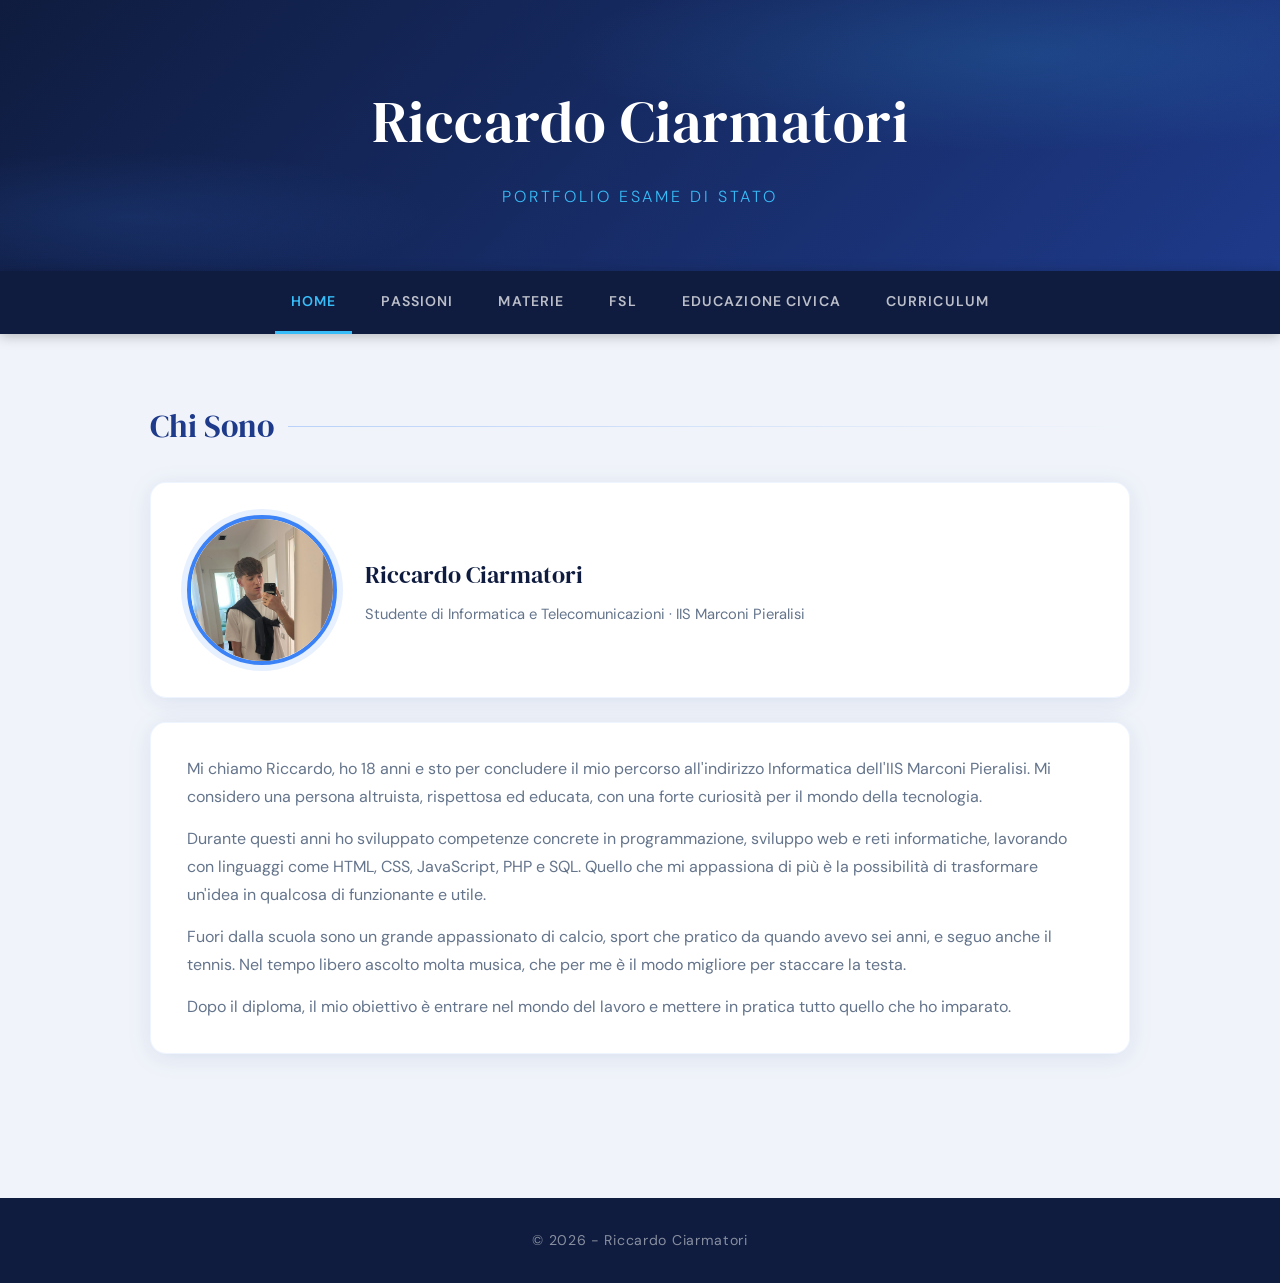
<file: index.html>
<!DOCTYPE html>
<html lang="it">
<head>
    <meta charset="UTF-8">
    <meta name="viewport" content="width=device-width, initial-scale=1.0">
    <title>Home</title>
    <link rel="stylesheet" href="style.css">
</head>
<body>

<header>
    <h1>Riccardo Ciarmatori</h1>
    <p>Portfolio Esame di Stato</p>
</header>

<nav>
<a class="active" href="index.html">Home</a>
<a href="passioni.html">Passioni</a>
<a href="materie.html">Materie</a>
<a href="fsl.html">FSL</a>
<a href="educazione-civica.html">Educazione Civica</a>
<a href="curriculum.html">Curriculum</a>
</nav>

<div class="container">

<h2>Chi Sono</h2>

<div class="card card-profilo">
    <img src="profilo.jpeg" alt="Foto di Riccardo Ciarmatori" class="foto-profilo">
    <div class="profilo-info">
        <p class="profilo-nome">Riccardo Ciarmatori</p>
        <p class="profilo-sub">Studente di Informatica e Telecomunicazioni · IIS Marconi Pieralisi</p>
    </div>
</div>

<div class="card">
    <p>Mi chiamo Riccardo, ho 18 anni e sto per concludere il mio percorso all'indirizzo Informatica dell'IIS Marconi Pieralisi. Mi considero una persona altruista, rispettosa ed educata, con una forte curiosità per il mondo della tecnologia.</p>
    <p>Durante questi anni ho sviluppato competenze concrete in programmazione, sviluppo web e reti informatiche, lavorando con linguaggi come HTML, CSS, JavaScript, PHP e SQL. Quello che mi appassiona di più è la possibilità di trasformare un'idea in qualcosa di funzionante e utile.</p>
    <p>Fuori dalla scuola sono un grande appassionato di calcio, sport che pratico da quando avevo sei anni, e seguo anche il tennis. Nel tempo libero ascolto molta musica, che per me è il modo migliore per staccare la testa.</p>
    <p>Dopo il diploma, il mio obiettivo è entrare nel mondo del lavoro e mettere in pratica tutto quello che ho imparato.</p>
</div>

</div>

<footer>
    <p>© 2026 - Riccardo Ciarmatori</p>
</footer>

</body>
</html>
</file>
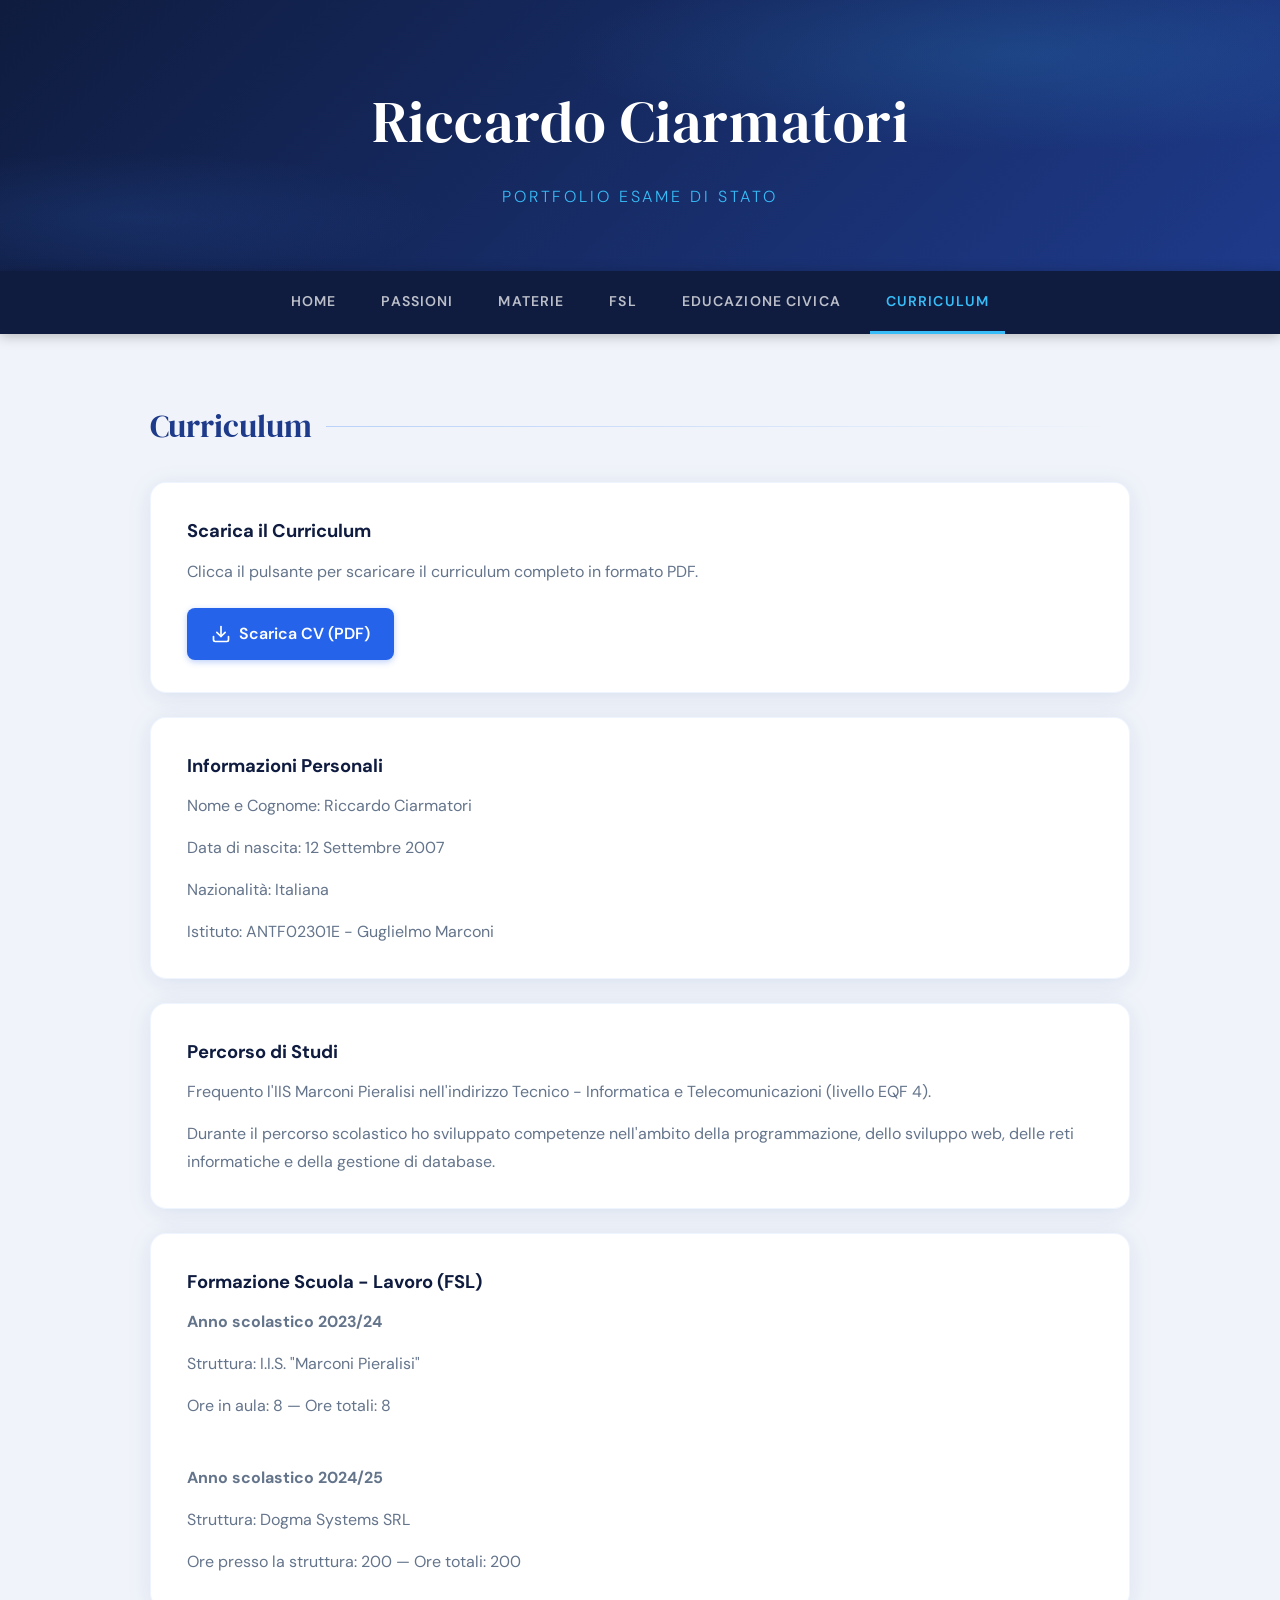
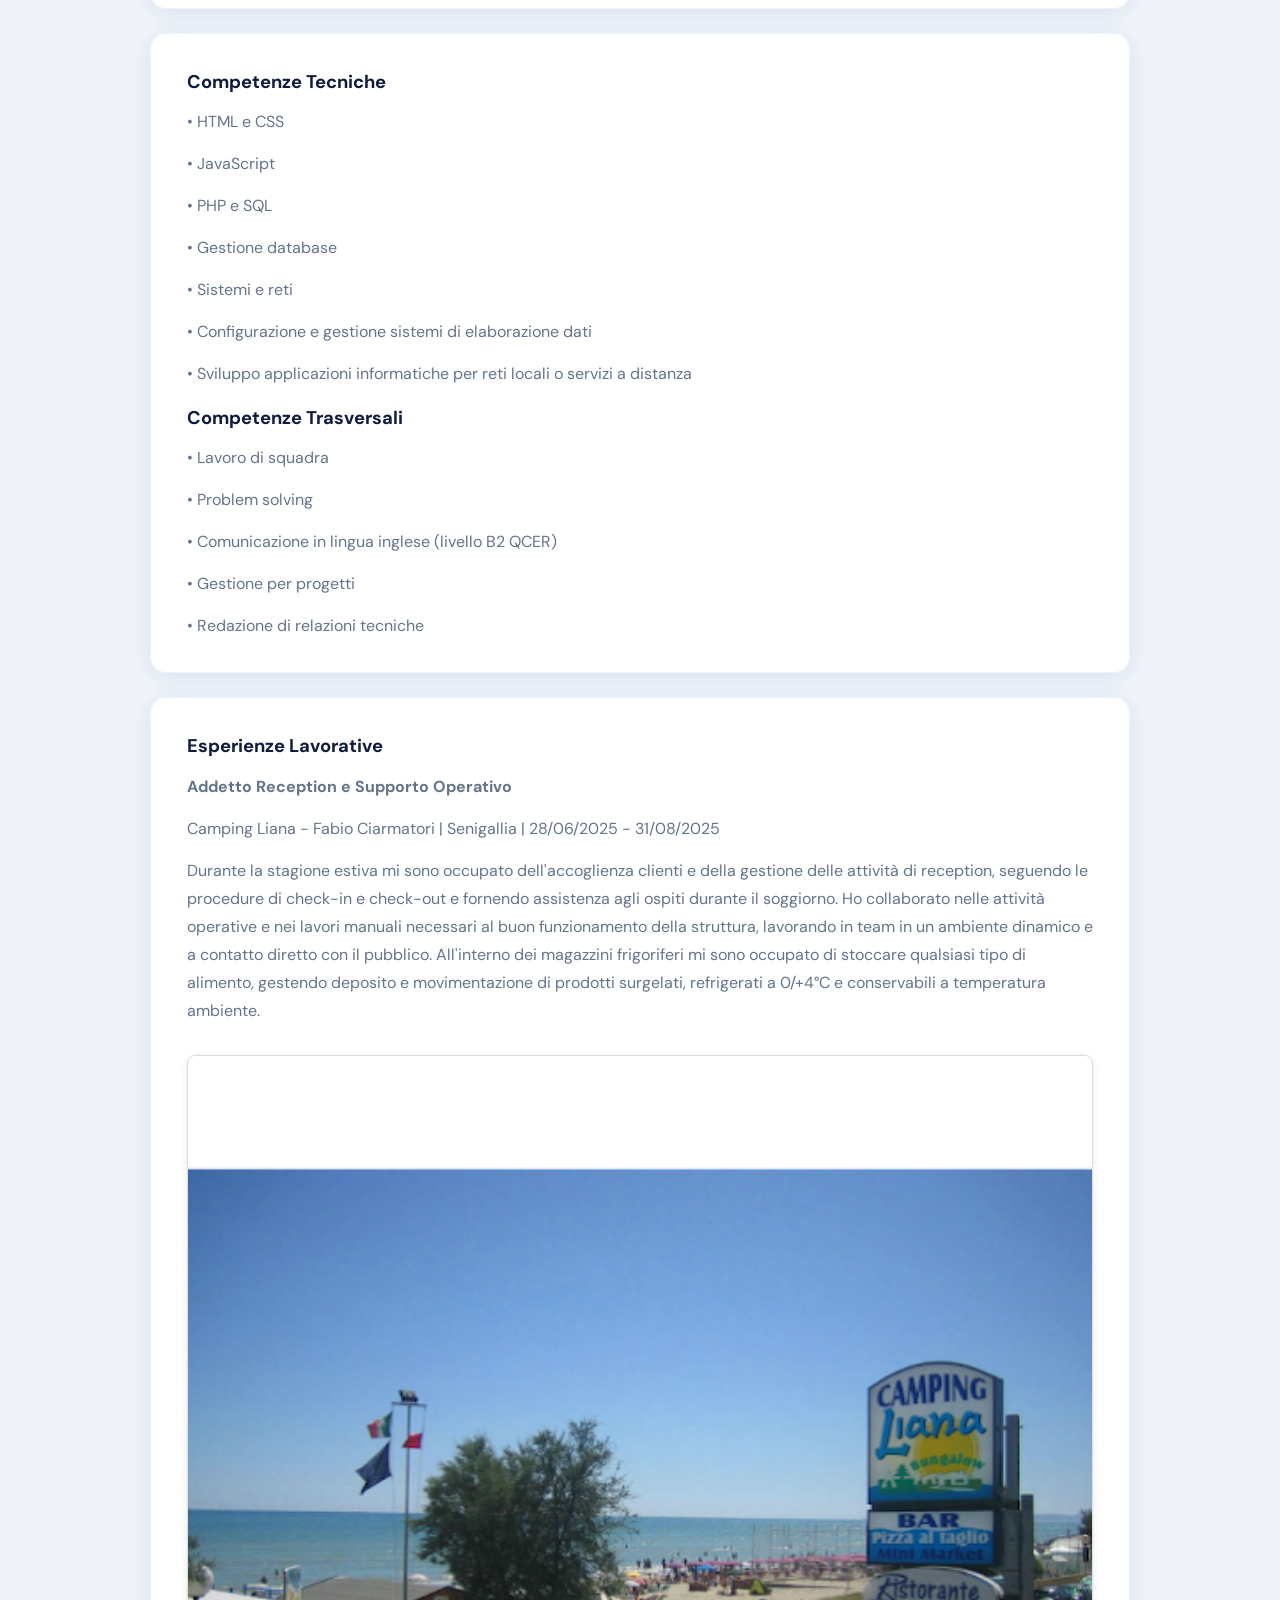
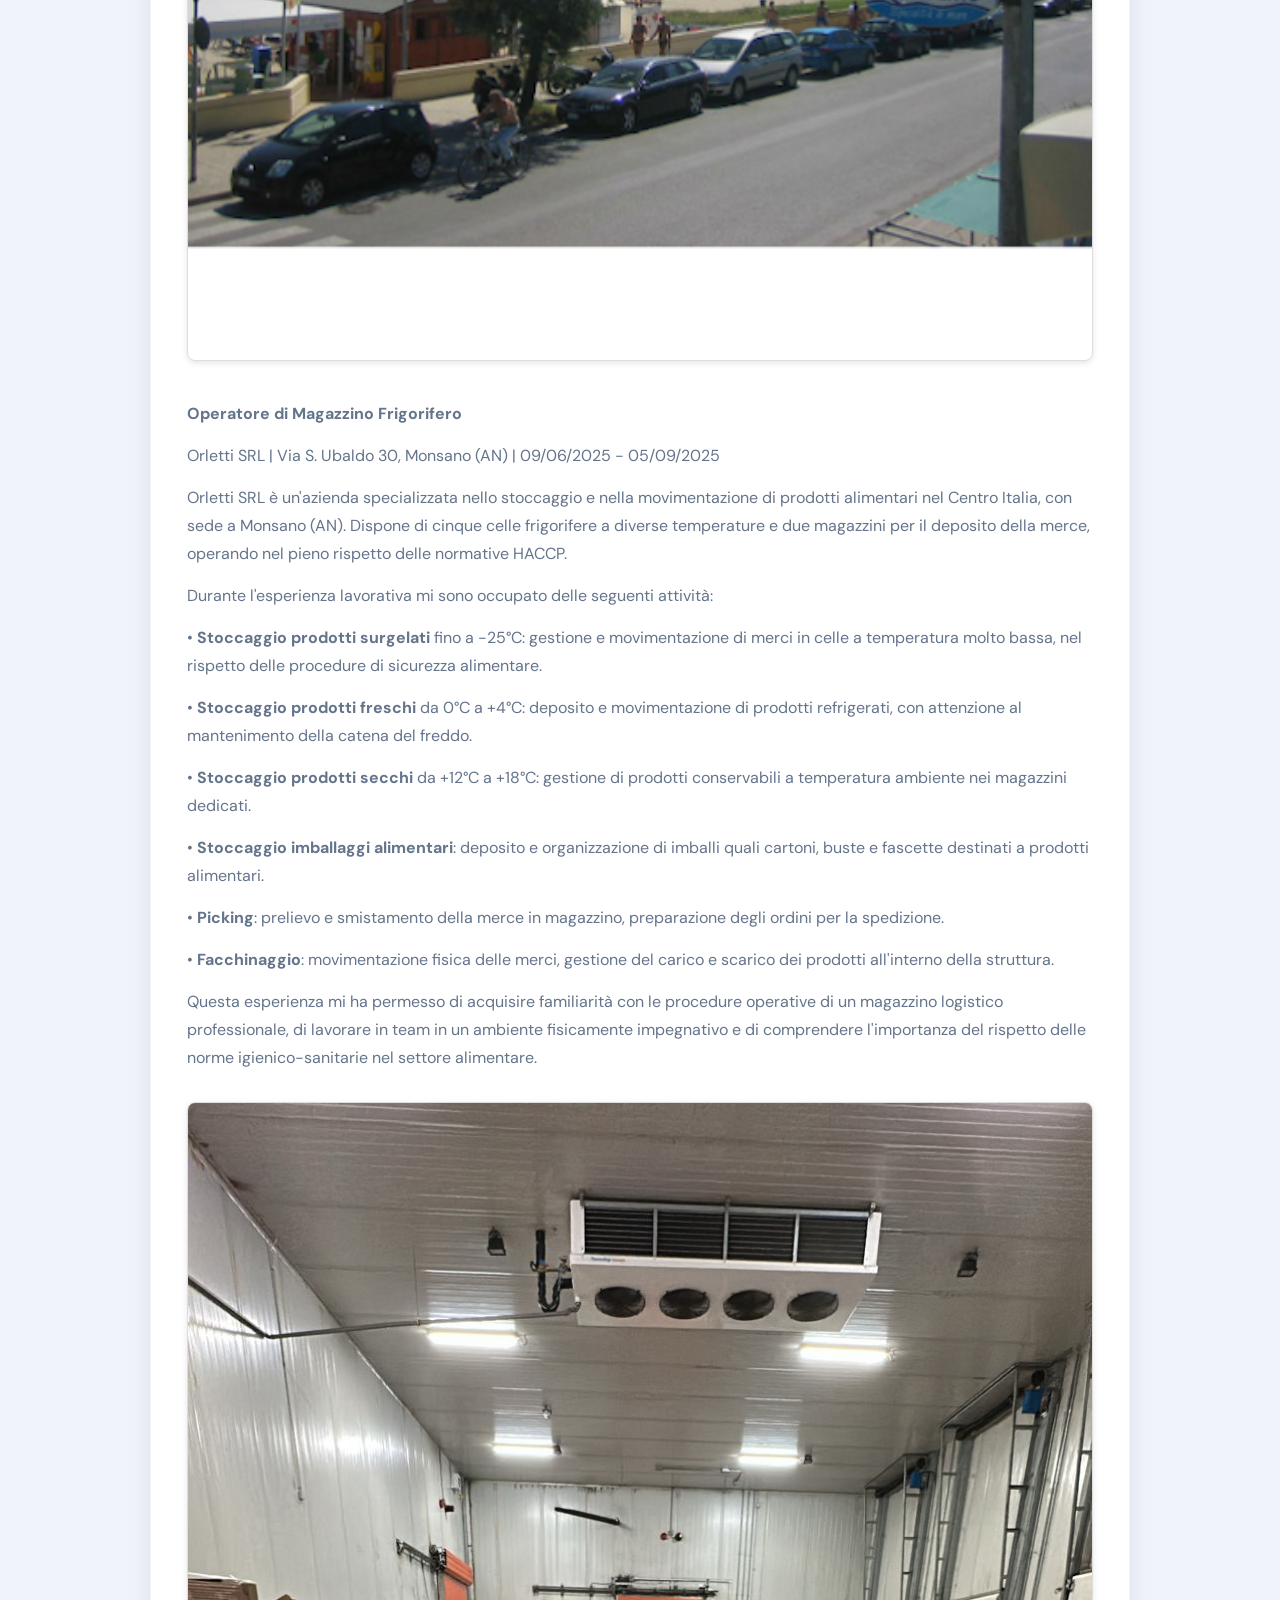
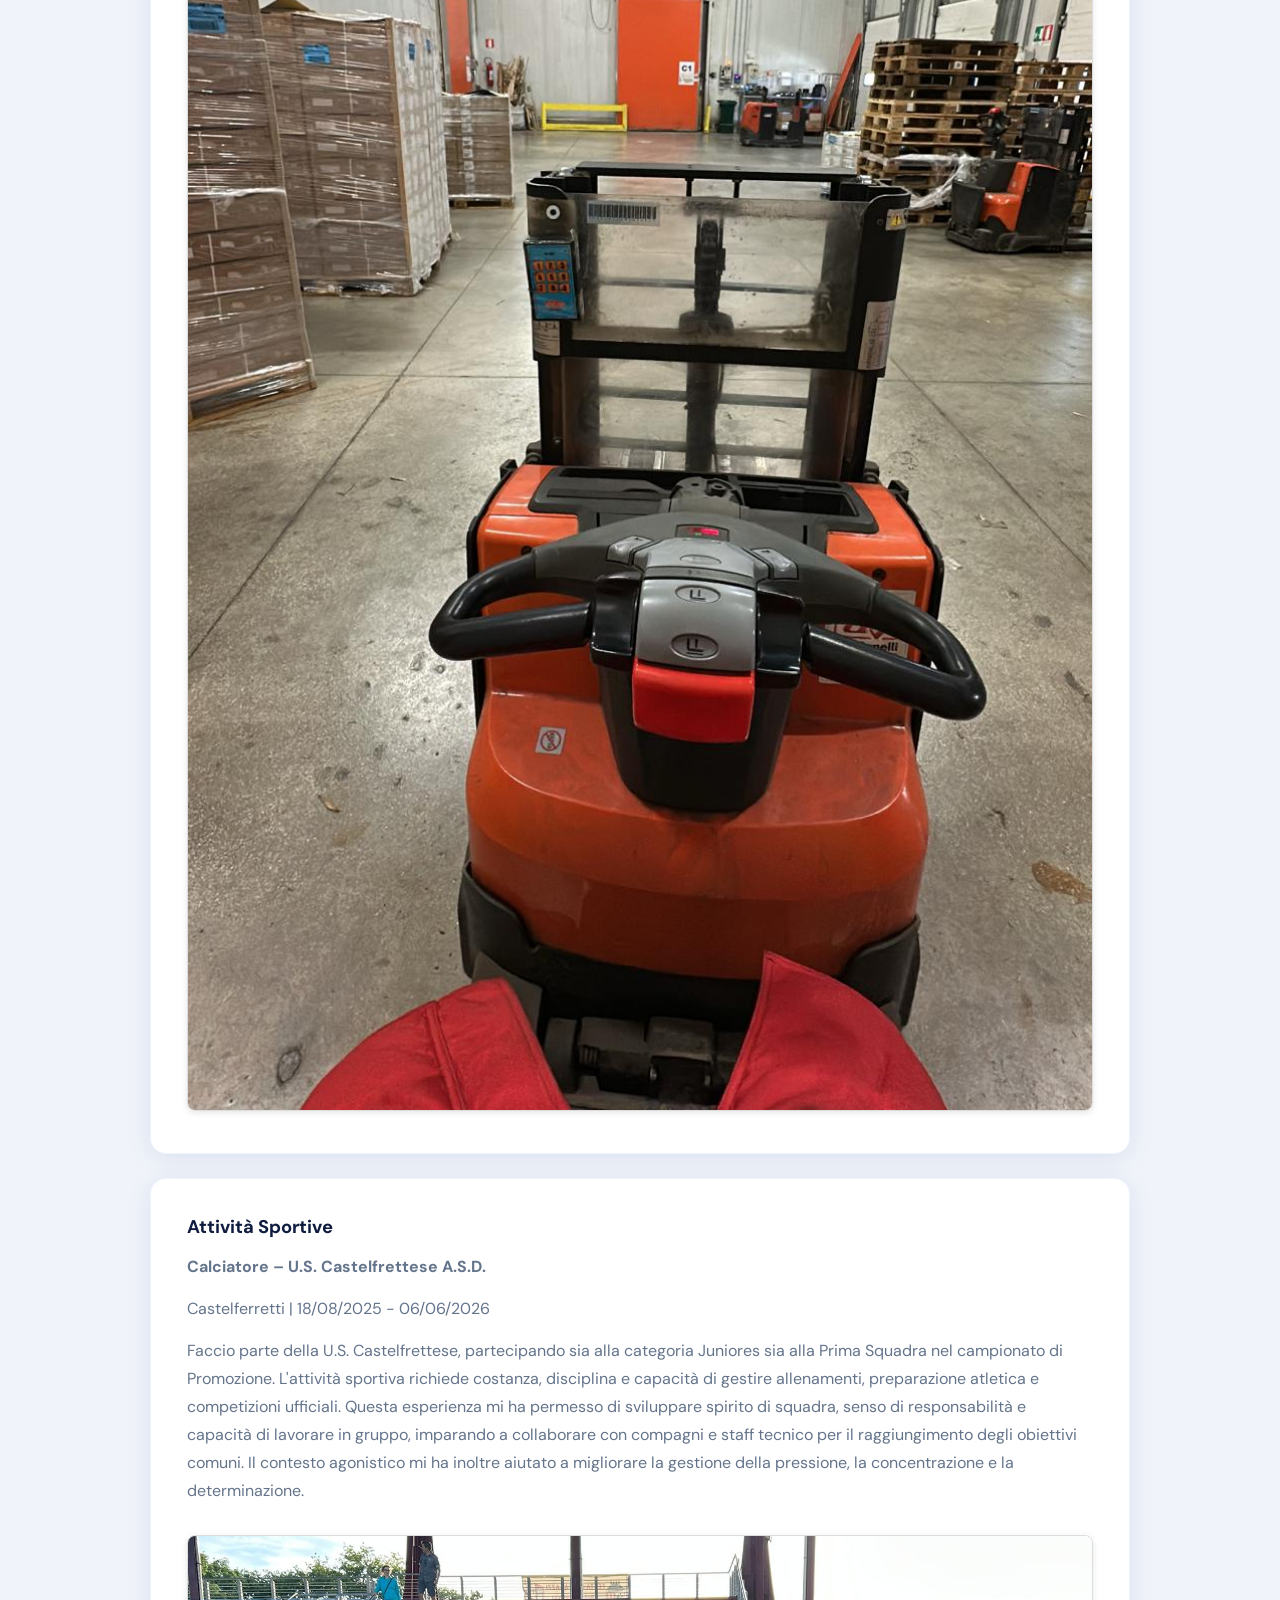
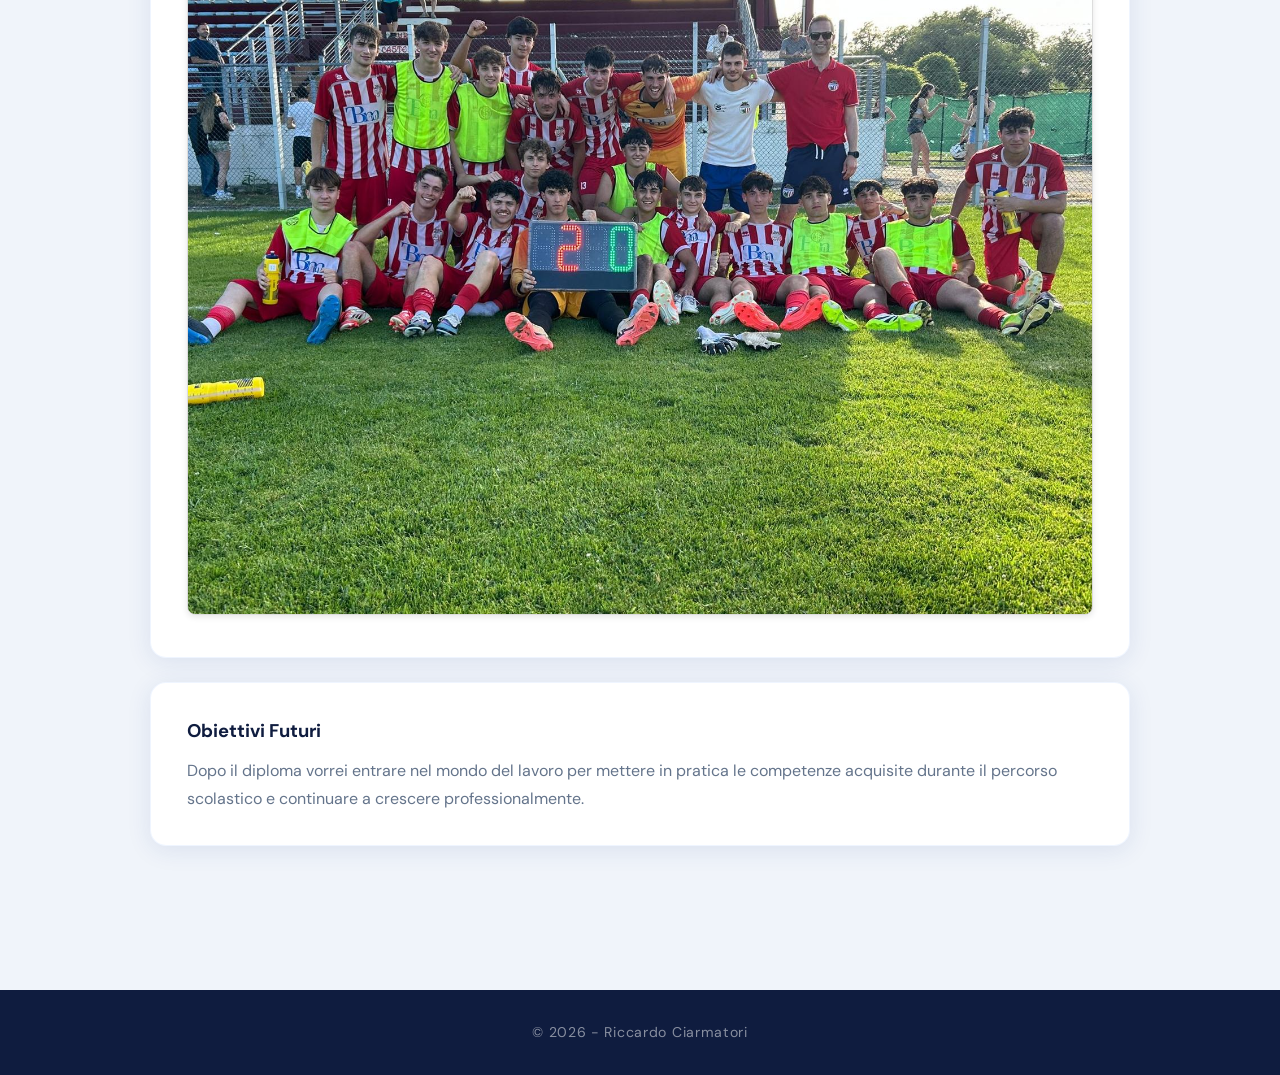
<file: curriculum.html>
<!DOCTYPE html>
<!-- Documento HTML5 -->
<html lang="it">
<head>
    <!-- Codifica caratteri -->
    <meta charset="UTF-8">
    <!-- Responsive -->
    <meta name="viewport" content="width=device-width, initial-scale=1.0">
    <!-- Titolo pagina -->
    <title>Curriculum</title>
    <!-- Collegamento CSS -->
    <link rel="stylesheet" href="style.css">
    <style>
        .card img {
            width: 100%;
            border-radius: 8px;
            margin-top: 16px;
            border: 1px solid #ddd;
            box-shadow: 0 2px 6px rgba(0,0,0,0.1);
        }

        .download-btn {
            display: inline-flex;
            align-items: center;
            gap: 8px;
            background-color: #2563eb;
            color: #ffffff;
            text-decoration: none;
            padding: 12px 24px;
            border-radius: 8px;
            font-size: 1rem;
            font-weight: 600;
            margin-top: 8px;
            transition: background-color 0.2s ease, box-shadow 0.2s ease;
            box-shadow: 0 2px 6px rgba(37,99,235,0.3);
        }

        .download-btn:hover {
            background-color: #1d4ed8;
            box-shadow: 0 4px 12px rgba(37,99,235,0.4);
        }

        .download-btn svg {
            flex-shrink: 0;
        }
    </style>
</head>
<body>
<!-- Header -->
<header>
    <h1>Riccardo Ciarmatori</h1>
    <p>Portfolio Esame di Stato</p>
</header>
<!-- Menu -->
<nav>
    <a href="index.html">Home</a>
    <a href="passioni.html">Passioni</a>
    <a href="materie.html">Materie</a>
    <a href="fsl.html">FSL</a>
    <a href="educazione-civica.html">Educazione Civica</a>
    <a class="active" href="curriculum.html">Curriculum</a>
</nav>
<!-- Contenitore principale -->
<div class="container">
    <!-- Titolo pagina -->
    <h2>Curriculum</h2>

    <!-- Download CV -->
    <div class="card">
        <h3>Scarica il Curriculum</h3>
        <p>Clicca il pulsante per scaricare il curriculum completo in formato PDF.</p>
        <a class="download-btn" href="Curriculum_CRMRCR07P12A271E.pdf" download>
            <svg xmlns="[w3.org](http://www.w3.org/2000/svg)" width="20" height="20" viewBox="0 0 24 24" fill="none"
                 stroke="currentColor" stroke-width="2" stroke-linecap="round" stroke-linejoin="round">
                <path d="M21 15v4a2 2 0 0 1-2 2H5a2 2 0 0 1-2-2v-4"/>
                <polyline points="7 10 12 15 17 10"/>
                <line x1="12" y1="15" x2="12" y2="3"/>
            </svg>
            Scarica CV (PDF)
        </a>
    </div>

    <!-- Informazioni personali -->
    <div class="card">
        <h3>Informazioni Personali</h3>
        <p>Nome e Cognome: Riccardo Ciarmatori</p>
        <p>Data di nascita: 12 Settembre 2007</p>
        <p>Nazionalità: Italiana</p>
        <p>Istituto: ANTF02301E - Guglielmo Marconi</p>
    </div>
    <!-- Percorso scolastico -->
    <div class="card">
        <h3>Percorso di Studi</h3>
        <p>
            Frequento l'IIS Marconi Pieralisi
            nell'indirizzo Tecnico - Informatica e Telecomunicazioni (livello EQF 4).
        </p>
        <p>
            Durante il percorso scolastico ho sviluppato competenze
            nell'ambito della programmazione,
            dello sviluppo web,
            delle reti informatiche
            e della gestione di database.
        </p>
    </div>
    <!-- FSL -->
    <div class="card">
        <h3>Formazione Scuola - Lavoro (FSL)</h3>
        <p><strong>Anno scolastico 2023/24</strong></p>
        <p>Struttura: I.I.S. "Marconi Pieralisi"</p>
        <p>Ore in aula: 8 — Ore totali: 8</p>
        <br>
        <p><strong>Anno scolastico 2024/25</strong></p>
        <p>Struttura: Dogma Systems SRL</p>
        <p>Ore presso la struttura: 200 — Ore totali: 200</p>
    </div>
    <!-- Competenze -->
    <div class="card">
        <h3>Competenze Tecniche</h3>
        <p>• HTML e CSS</p>
        <p>• JavaScript</p>
        <p>• PHP e SQL</p>
        <p>• Gestione database</p>
        <p>• Sistemi e reti</p>
        <p>• Configurazione e gestione sistemi di elaborazione dati</p>
        <p>• Sviluppo applicazioni informatiche per reti locali o servizi a distanza</p>
        <h3>Competenze Trasversali</h3>
        <p>• Lavoro di squadra</p>
        <p>• Problem solving</p>
        <p>• Comunicazione in lingua inglese (livello B2 QCER)</p>
        <p>• Gestione per progetti</p>
        <p>• Redazione di relazioni tecniche</p>
    </div>
    <!-- Esperienze lavorative -->
    <div class="card">
        <h3>Esperienze Lavorative</h3>

        <p><strong>Addetto Reception e Supporto Operativo</strong></p>
        <p>Camping Liana - Fabio Ciarmatori | Senigallia | 28/06/2025 - 31/08/2025</p>
        <p>
            Durante la stagione estiva mi sono occupato dell'accoglienza clienti e della gestione
            delle attività di reception, seguendo le procedure di check-in e check-out e fornendo
            assistenza agli ospiti durante il soggiorno. Ho collaborato nelle attività operative
            e nei lavori manuali necessari al buon funzionamento della struttura, lavorando in team
            in un ambiente dinamico e a contatto diretto con il pubblico.
            All'interno dei magazzini frigoriferi mi sono occupato di stoccare qualsiasi tipo di alimento,
            gestendo deposito e movimentazione di prodotti surgelati, refrigerati a 0/+4°C
            e conservabili a temperatura ambiente.
        </p>
        <img src="camping-liana.png" alt="Camping Liana - Senigallia">

        <br><br>

        <p><strong>Operatore di Magazzino Frigorifero</strong></p>
        <p>Orletti SRL | Via S. Ubaldo 30, Monsano (AN) | 09/06/2025 - 05/09/2025</p>
        <p>
            Orletti SRL è un'azienda specializzata nello stoccaggio e nella movimentazione
            di prodotti alimentari nel Centro Italia, con sede a Monsano (AN).
            Dispone di cinque celle frigorifere a diverse temperature e due magazzini
            per il deposito della merce, operando nel pieno rispetto delle normative HACCP.
        </p>
        <p>
            Durante l'esperienza lavorativa mi sono occupato delle seguenti attività:
        </p>
        <p>
            • <strong>Stoccaggio prodotti surgelati</strong> fino a -25°C:
            gestione e movimentazione di merci in celle a temperatura
            molto bassa, nel rispetto delle procedure di sicurezza alimentare.
        </p>
        <p>
            • <strong>Stoccaggio prodotti freschi</strong> da 0°C a +4°C:
            deposito e movimentazione di prodotti refrigerati,
            con attenzione al mantenimento della catena del freddo.
        </p>
        <p>
            • <strong>Stoccaggio prodotti secchi</strong> da +12°C a +18°C:
            gestione di prodotti conservabili a temperatura ambiente
            nei magazzini dedicati.
        </p>
        <p>
            • <strong>Stoccaggio imballaggi alimentari</strong>:
            deposito e organizzazione di imballi quali cartoni, buste e fascette
            destinati a prodotti alimentari.
        </p>
        <p>
            • <strong>Picking</strong>:
            prelievo e smistamento della merce in magazzino,
            preparazione degli ordini per la spedizione.
        </p>
        <p>
            • <strong>Facchinaggio</strong>:
            movimentazione fisica delle merci, gestione del carico e scarico
            dei prodotti all'interno della struttura.
        </p>
        <p>
            Questa esperienza mi ha permesso di acquisire familiarità con
            le procedure operative di un magazzino logistico professionale,
            di lavorare in team in un ambiente fisicamente impegnativo
            e di comprendere l'importanza del rispetto delle norme igienico-sanitarie
            nel settore alimentare.
        </p>
        <img src="orletti-srl.jpeg" alt="Magazzino frigorifero Orletti SRL">
    </div>
    <!-- Attività sportive -->
    <div class="card">
        <h3>Attività Sportive</h3>
        <p><strong>Calciatore – U.S. Castelfrettese A.S.D.</strong></p>
        <p>Castelferretti | 18/08/2025 - 06/06/2026</p>
        <p>
            Faccio parte della U.S. Castelfrettese, partecipando sia alla categoria Juniores
            sia alla Prima Squadra nel campionato di Promozione. L'attività sportiva richiede
            costanza, disciplina e capacità di gestire allenamenti, preparazione atletica
            e competizioni ufficiali. Questa esperienza mi ha permesso di sviluppare spirito
            di squadra, senso di responsabilità e capacità di lavorare in gruppo, imparando
            a collaborare con compagni e staff tecnico per il raggiungimento degli obiettivi comuni.
            Il contesto agonistico mi ha inoltre aiutato a migliorare la gestione della pressione,
            la concentrazione e la determinazione.
        </p>
        <img src="castelfrettese.jpeg" alt="U.S. Castelfrettese A.S.D.">
    </div>
    <!-- Obiettivi -->
    <div class="card">
        <h3>Obiettivi Futuri</h3>
        <p>
            Dopo il diploma vorrei entrare nel mondo del lavoro
            per mettere in pratica le competenze acquisite durante il percorso scolastico
            e continuare a crescere professionalmente.
        </p>
    </div>
</div>
<!-- Footer -->
<footer>
    <p>© 2026 - Riccardo Ciarmatori</p>
</footer>
</body>
</html>
</file>
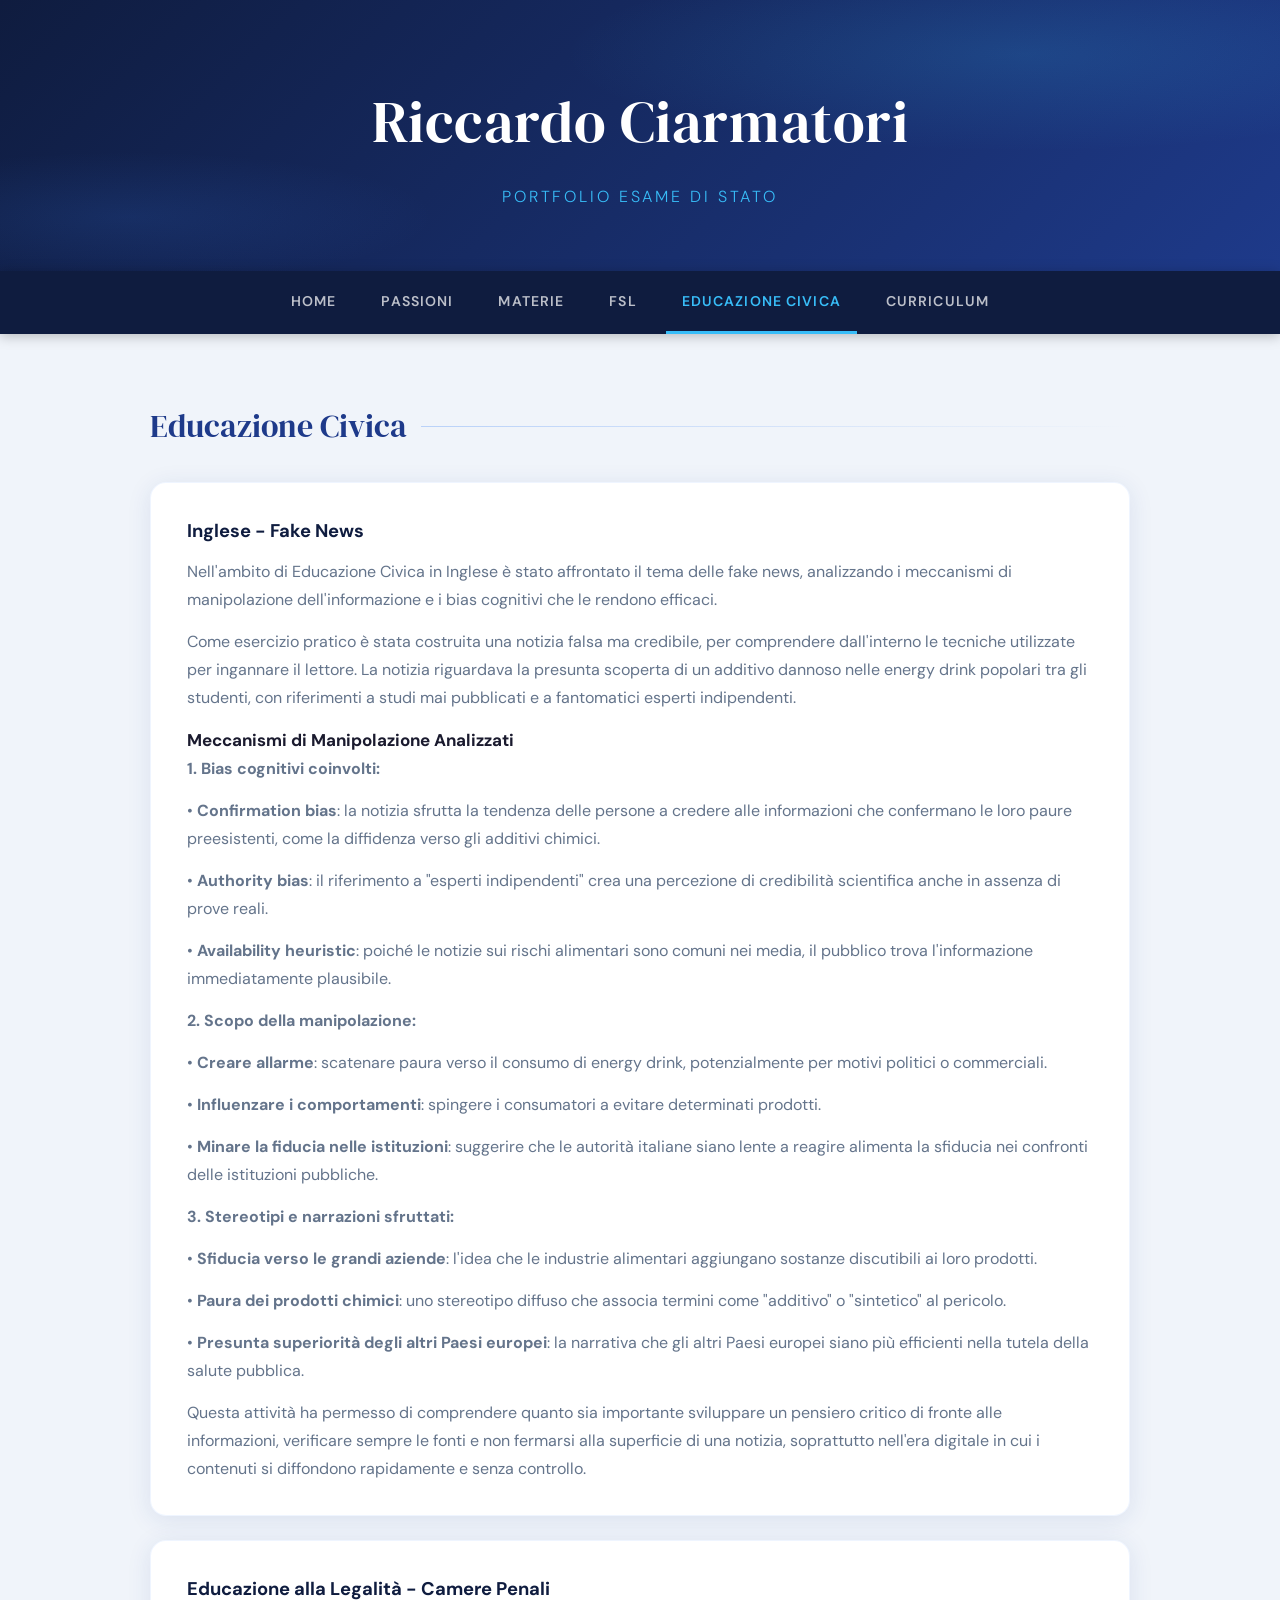
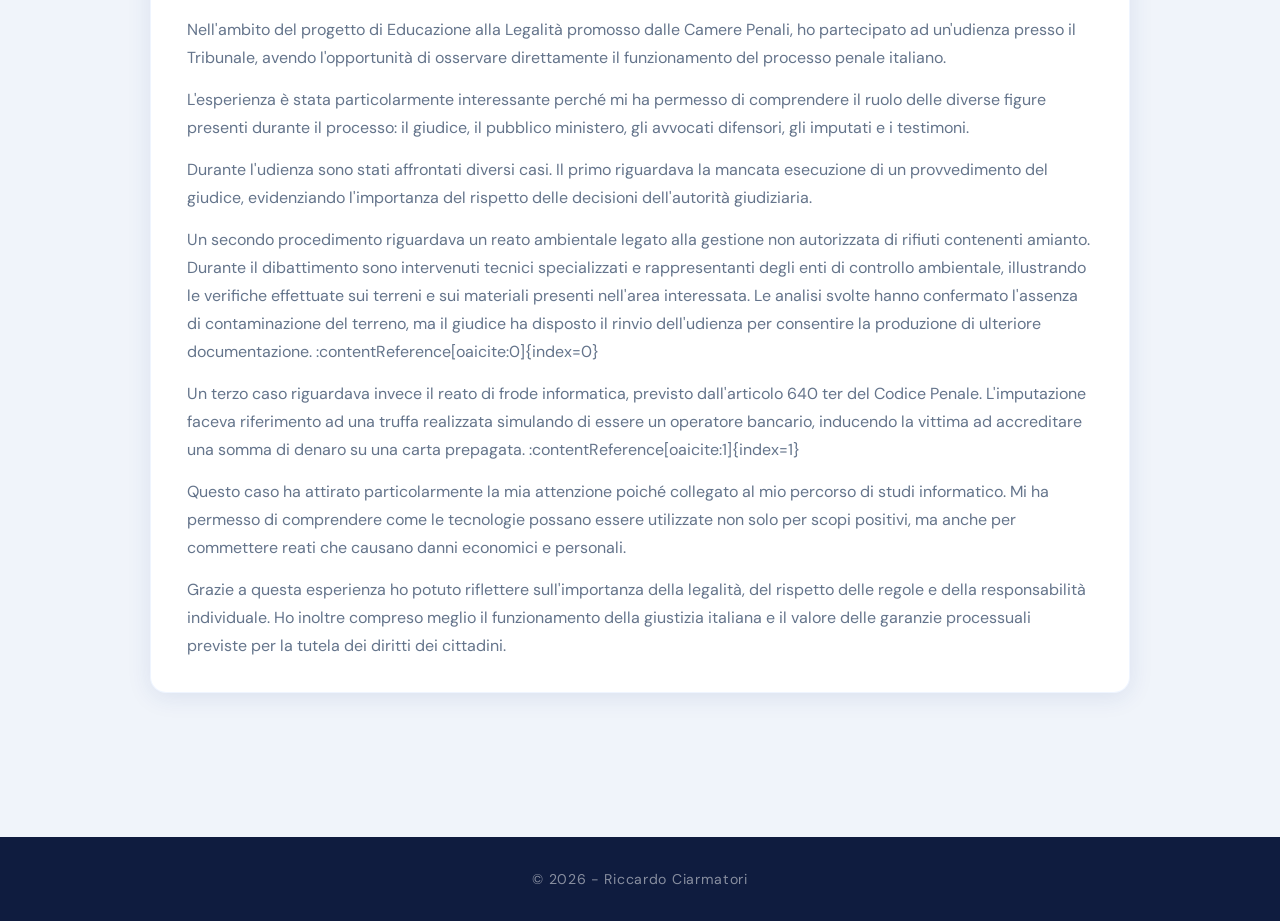
<file: educazione-civica.html>
<!DOCTYPE html>
<!-- Documento HTML5 -->
<html lang="it">

<head>

    <!-- Codifica caratteri -->
    <meta charset="UTF-8">

    <!-- Responsive per telefono -->
    <meta name="viewport" content="width=device-width, initial-scale=1.0">

    <!-- Titolo pagina -->
    <title>Educazione Civica</title>

    <!-- Collegamento file CSS -->
    <link rel="stylesheet" href="style.css">

</head>

<body>

<!-- Header principale -->
<header>
    <h1>Riccardo Ciarmatori</h1>
    <p>Portfolio Esame di Stato</p>
</header>

<!-- Menu navigazione -->
<nav>
    <a href="index.html">Home</a>
    <a href="passioni.html">Passioni</a>
    <a href="materie.html">Materie</a>
    <a href="fsl.html">FSL</a>
    <a class="active" href="educazione-civica.html">Educazione Civica</a>
    <a href="curriculum.html">Curriculum</a>
</nav>

<!-- Contenitore contenuti -->
<div class="container">

    <!-- Titolo pagina -->
    <h2>Educazione Civica</h2>

    <!-- Inglese -->
    <div class="card">

        <h3>Inglese - Fake News</h3>

        <p>
        Nell'ambito di Educazione Civica in Inglese è stato affrontato il tema
        delle fake news, analizzando i meccanismi di manipolazione dell'informazione
        e i bias cognitivi che le rendono efficaci.
        </p>

        <p>
        Come esercizio pratico è stata costruita una notizia falsa ma credibile,
        per comprendere dall'interno le tecniche utilizzate per ingannare il lettore.
        La notizia riguardava la presunta scoperta di un additivo dannoso
        nelle energy drink popolari tra gli studenti,
        con riferimenti a studi mai pubblicati e a fantomatici esperti indipendenti.
        </p>

        <h4>Meccanismi di Manipolazione Analizzati</h4>

        <p>
        <strong>1. Bias cognitivi coinvolti:</strong>
        </p>
        <p>
        • <strong>Confirmation bias</strong>: la notizia sfrutta la tendenza delle persone
        a credere alle informazioni che confermano le loro paure preesistenti,
        come la diffidenza verso gli additivi chimici.
        </p>
        <p>
        • <strong>Authority bias</strong>: il riferimento a "esperti indipendenti"
        crea una percezione di credibilità scientifica anche in assenza di prove reali.
        </p>
        <p>
        • <strong>Availability heuristic</strong>: poiché le notizie sui rischi alimentari
        sono comuni nei media, il pubblico trova l'informazione immediatamente plausibile.
        </p>

        <p>
        <strong>2. Scopo della manipolazione:</strong>
        </p>
        <p>
        • <strong>Creare allarme</strong>: scatenare paura verso il consumo di energy drink,
        potenzialmente per motivi politici o commerciali.
        </p>
        <p>
        • <strong>Influenzare i comportamenti</strong>: spingere i consumatori
        a evitare determinati prodotti.
        </p>
        <p>
        • <strong>Minare la fiducia nelle istituzioni</strong>: suggerire che le autorità italiane
        siano lente a reagire alimenta la sfiducia nei confronti delle istituzioni pubbliche.
        </p>

        <p>
        <strong>3. Stereotipi e narrazioni sfruttati:</strong>
        </p>
        <p>
        • <strong>Sfiducia verso le grandi aziende</strong>: l'idea che le industrie alimentari
        aggiungano sostanze discutibili ai loro prodotti.
        </p>
        <p>
        • <strong>Paura dei prodotti chimici</strong>: uno stereotipo diffuso
        che associa termini come "additivo" o "sintetico" al pericolo.
        </p>
        <p>
        • <strong>Presunta superiorità degli altri Paesi europei</strong>: la narrativa
        che gli altri Paesi europei siano più efficienti nella tutela della salute pubblica.
        </p>

        <p>
        Questa attività ha permesso di comprendere quanto sia importante
        sviluppare un pensiero critico di fronte alle informazioni,
        verificare sempre le fonti e non fermarsi alla superficie di una notizia,
        soprattutto nell'era digitale in cui i contenuti si diffondono rapidamente
        e senza controllo.
        </p>

    </div>

    <!-- Camere Penali -->
<div class="card">

    <h3>Educazione alla Legalità - Camere Penali</h3>

    <p>
    Nell'ambito del progetto di Educazione alla Legalità
    promosso dalle Camere Penali,
    ho partecipato ad un'udienza presso il Tribunale,
    avendo l'opportunità di osservare direttamente
    il funzionamento del processo penale italiano.
    </p>

    <p>
    L'esperienza è stata particolarmente interessante
    perché mi ha permesso di comprendere il ruolo
    delle diverse figure presenti durante il processo:
    il giudice, il pubblico ministero,
    gli avvocati difensori, gli imputati e i testimoni.
    </p>

    <p>
    Durante l'udienza sono stati affrontati diversi casi.
    Il primo riguardava la mancata esecuzione
    di un provvedimento del giudice,
    evidenziando l'importanza del rispetto
    delle decisioni dell'autorità giudiziaria.
    </p>

    <p>
    Un secondo procedimento riguardava
    un reato ambientale legato alla gestione non autorizzata
    di rifiuti contenenti amianto.
    Durante il dibattimento sono intervenuti
    tecnici specializzati e rappresentanti
    degli enti di controllo ambientale,
    illustrando le verifiche effettuate
    sui terreni e sui materiali presenti nell'area interessata.
    Le analisi svolte hanno confermato
    l'assenza di contaminazione del terreno,
    ma il giudice ha disposto il rinvio dell'udienza
    per consentire la produzione di ulteriore documentazione. :contentReference[oaicite:0]{index=0}
    </p>

    <p>
    Un terzo caso riguardava invece
    il reato di frode informatica,
    previsto dall'articolo 640 ter del Codice Penale.
    L'imputazione faceva riferimento
    ad una truffa realizzata simulando
    di essere un operatore bancario,
    inducendo la vittima ad accreditare
    una somma di denaro su una carta prepagata. :contentReference[oaicite:1]{index=1}
    </p>

    <p>
    Questo caso ha attirato particolarmente
    la mia attenzione poiché collegato
    al mio percorso di studi informatico.
    Mi ha permesso di comprendere come
    le tecnologie possano essere utilizzate
    non solo per scopi positivi,
    ma anche per commettere reati
    che causano danni economici e personali.
    </p>

    <p>
    Grazie a questa esperienza ho potuto riflettere
    sull'importanza della legalità,
    del rispetto delle regole
    e della responsabilità individuale.
    Ho inoltre compreso meglio il funzionamento
    della giustizia italiana e il valore
    delle garanzie processuali previste
    per la tutela dei diritti dei cittadini.
    </p>

</div>

</div>

<!-- Footer -->
<footer>
    <p>© 2026 - Riccardo Ciarmatori</p>
</footer>

</body>

</html>
</file>
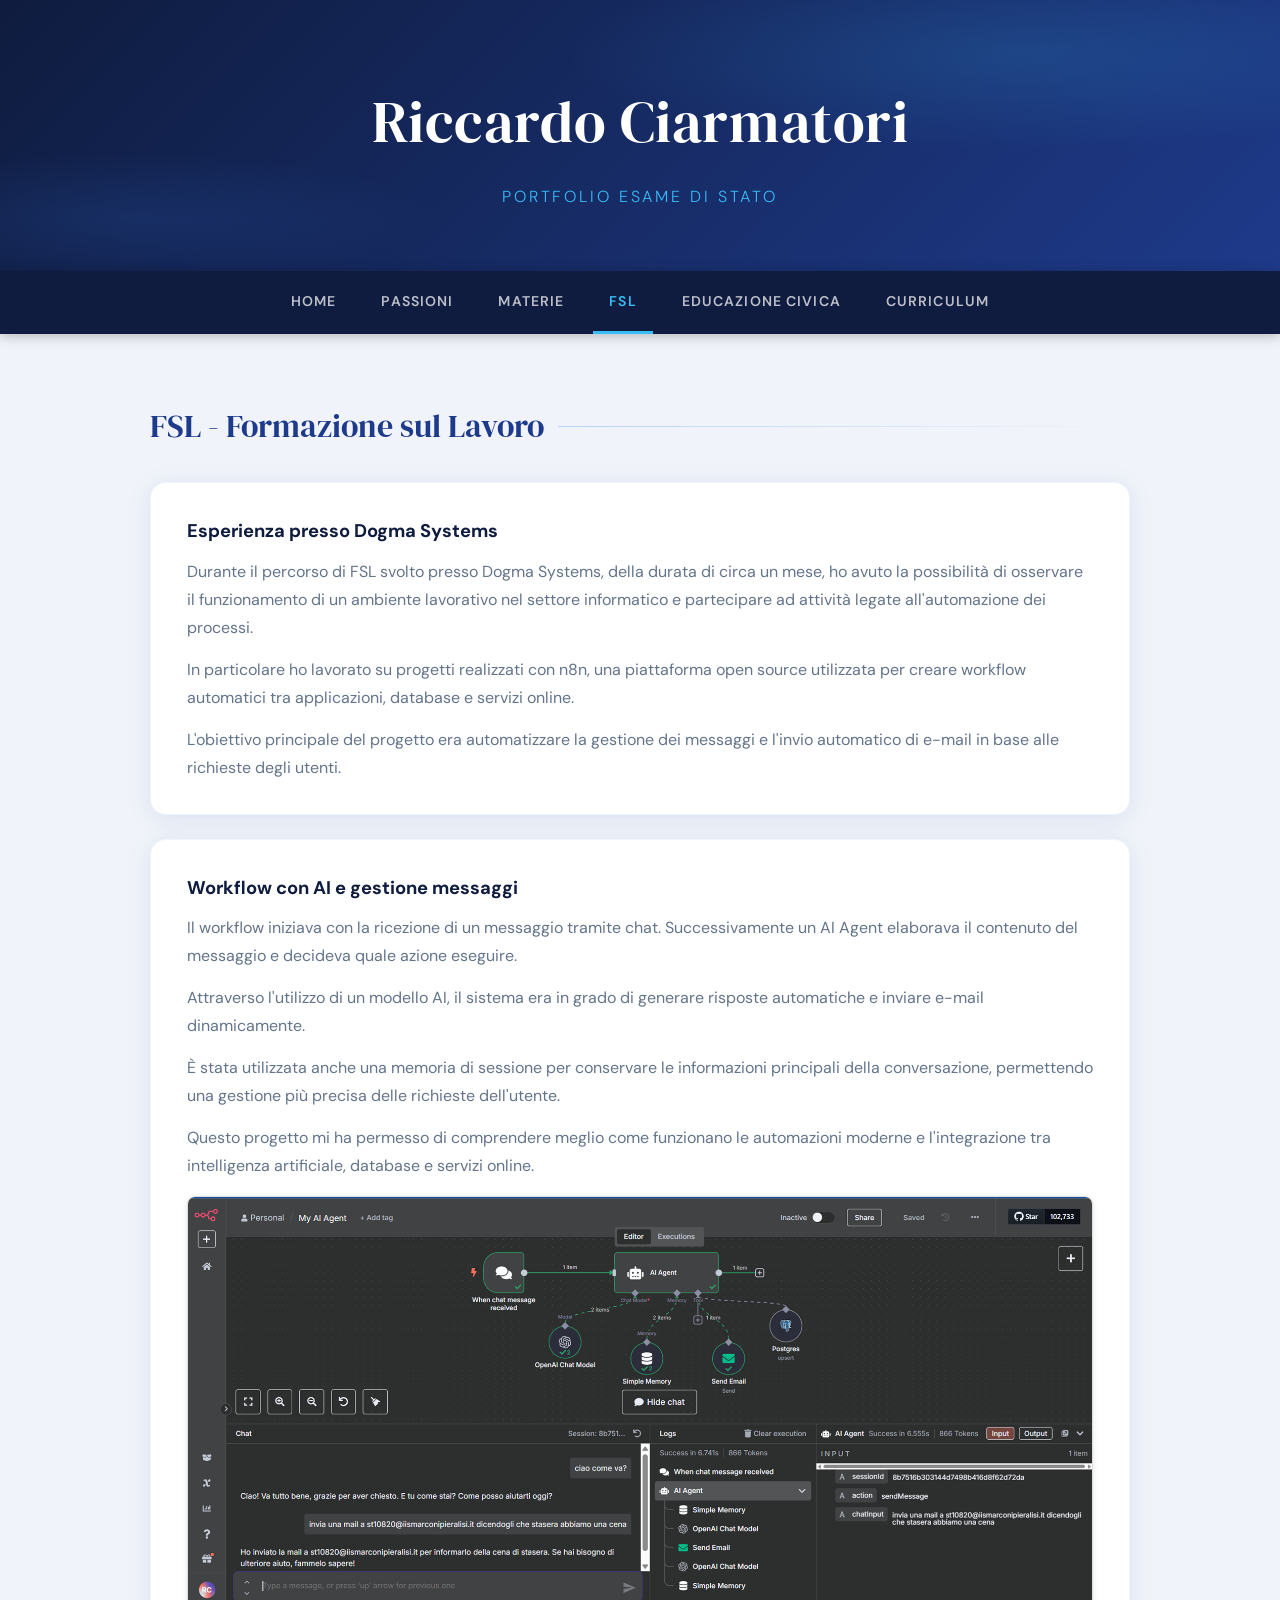
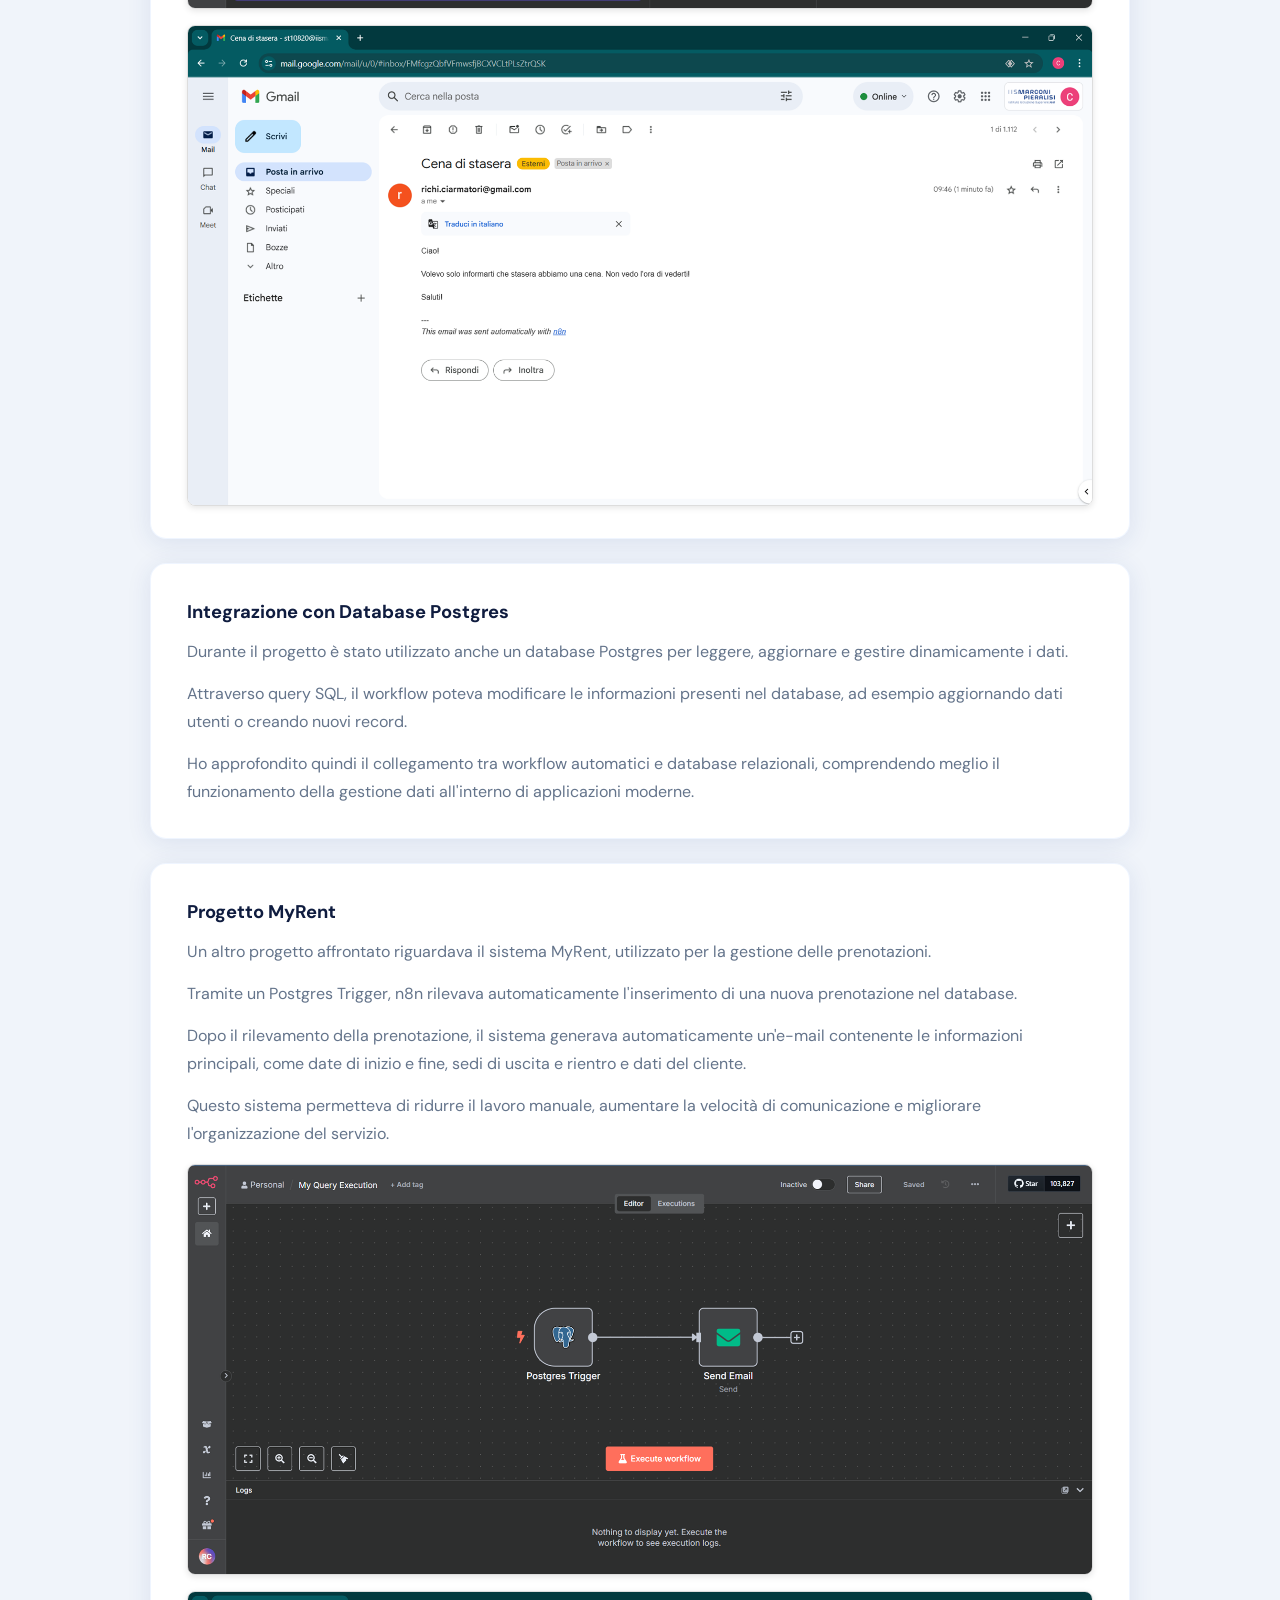
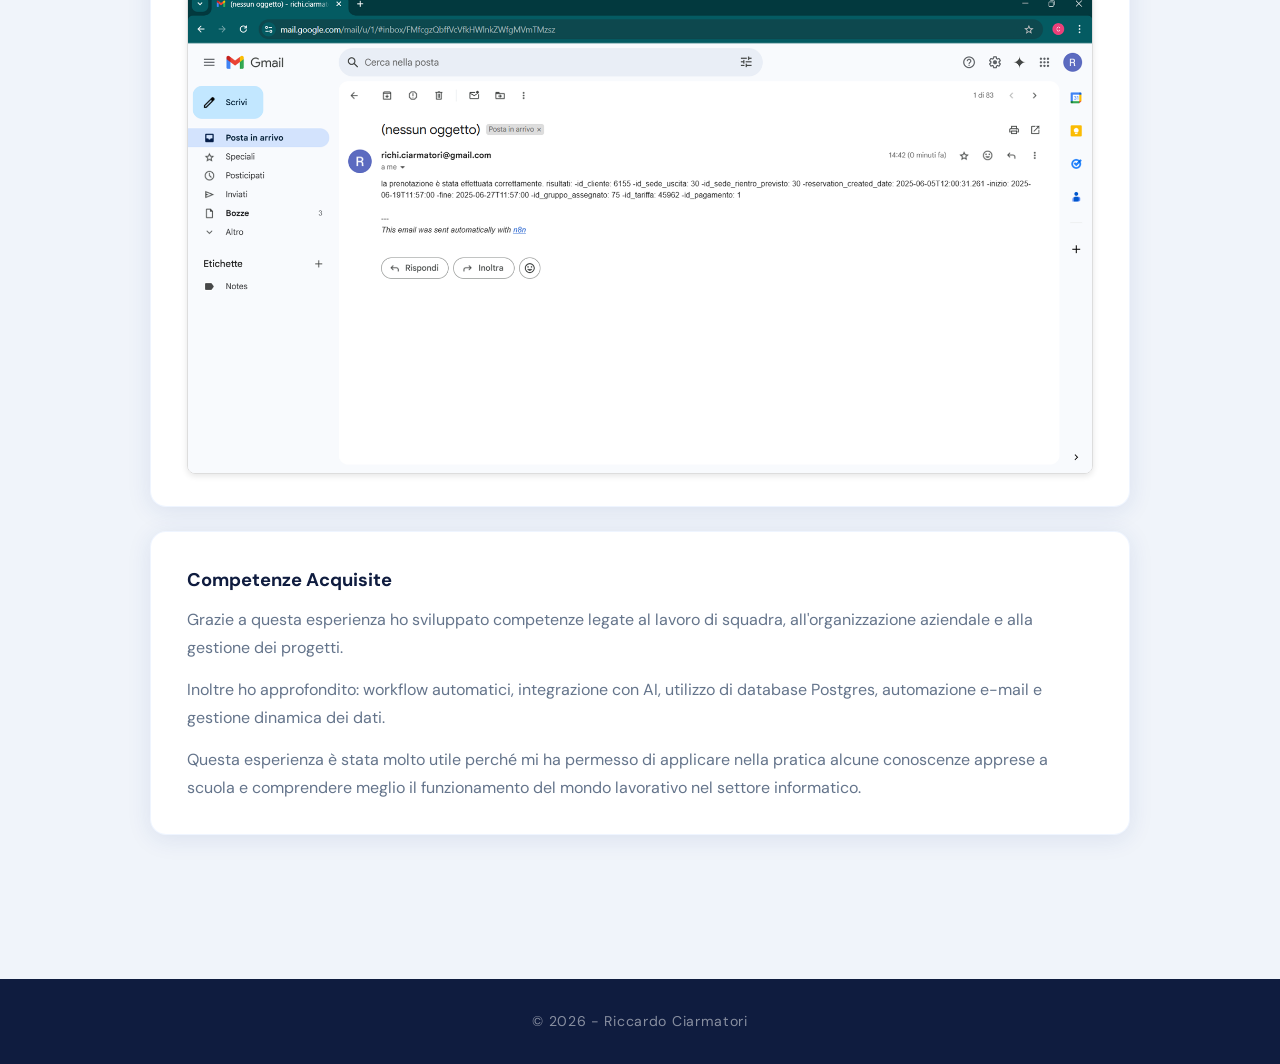
<file: fsl.html>
<!DOCTYPE html>
<!-- Documento HTML5 -->
<html lang="it">

<head>

    <!-- Codifica caratteri -->
    <meta charset="UTF-8">

    <!-- Responsive -->
    <meta name="viewport" content="width=device-width, initial-scale=1.0">

    <!-- Titolo pagina -->
    <title>FSL</title>

    <!-- Collegamento CSS -->
    <link rel="stylesheet" href="style.css">

    <style>
        .fsl-slides {
            display: flex;
            flex-direction: column;
            gap: 16px;
            margin-top: 16px;
        }
        .fsl-slides img {
            width: 100%;
            border-radius: 8px;
            border: 1px solid #ddd;
            box-shadow: 0 2px 6px rgba(0,0,0,0.1);
        }
    </style>

</head>

<body>

<!-- Header -->
<header>
    <h1>Riccardo Ciarmatori</h1>
    <p>Portfolio Esame di Stato</p>
</header>

<!-- Menu -->
<nav>
<a href="index.html">Home</a>
<a href="passioni.html">Passioni</a>
<a href="materie.html">Materie</a>
<a class="active" href="fsl.html">FSL</a>
<a href="educazione-civica.html">Educazione Civica</a>
<a href="curriculum.html">Curriculum</a>
</nav>

<!-- Contenitore principale -->
<div class="container">

    <!-- Titolo pagina -->
    <h2>FSL - Formazione sul Lavoro</h2>

    <!-- Prima card -->
    <div class="card">
        <h3>Esperienza presso Dogma Systems</h3>
        <p>
        Durante il percorso di FSL svolto presso Dogma Systems,
        della durata di circa un mese,
        ho avuto la possibilità di osservare
        il funzionamento di un ambiente lavorativo
        nel settore informatico
        e partecipare ad attività legate
        all'automazione dei processi.
        </p>
        <p>
        In particolare ho lavorato su progetti realizzati con n8n,
        una piattaforma open source utilizzata
        per creare workflow automatici
        tra applicazioni, database e servizi online.
        </p>
        <p>
        L'obiettivo principale del progetto
        era automatizzare la gestione dei messaggi
        e l'invio automatico di e-mail
        in base alle richieste degli utenti.
        </p>
    </div>

    <!-- Seconda card -->
    <div class="card">
        <h3>Workflow con AI e gestione messaggi</h3>
        <p>
        Il workflow iniziava con la ricezione
        di un messaggio tramite chat.
        Successivamente un AI Agent
        elaborava il contenuto del messaggio
        e decideva quale azione eseguire.
        </p>
        <p>
        Attraverso l'utilizzo di un modello AI,
        il sistema era in grado
        di generare risposte automatiche
        e inviare e-mail dinamicamente.
        </p>
        <p>
        È stata utilizzata anche una memoria di sessione
        per conservare le informazioni principali
        della conversazione,
        permettendo una gestione più precisa
        delle richieste dell'utente.
        </p>
        <p>
        Questo progetto mi ha permesso
        di comprendere meglio
        come funzionano le automazioni moderne
        e l'integrazione tra intelligenza artificiale,
        database e servizi online.
        </p>

        <div class="fsl-slides">
            <img src="slide7.png" alt="Slide 7 - Workflow AI e gestione messaggi">
            <img src="slide8.png" alt="Slide 8 - Workflow AI dettaglio">
        </div>
    </div>

    <!-- Terza card -->
    <div class="card">
        <h3>Integrazione con Database Postgres</h3>
        <p>
        Durante il progetto è stato utilizzato
        anche un database Postgres
        per leggere, aggiornare
        e gestire dinamicamente i dati.
        </p>
        <p>
        Attraverso query SQL,
        il workflow poteva modificare
        le informazioni presenti nel database,
        ad esempio aggiornando dati utenti
        o creando nuovi record.
        </p>
        <p>
        Ho approfondito quindi
        il collegamento tra workflow automatici
        e database relazionali,
        comprendendo meglio
        il funzionamento della gestione dati
        all'interno di applicazioni moderne.
        </p>
    </div>

    <!-- Quarta card -->
    <div class="card">
        <h3>Progetto MyRent</h3>
        <p>
        Un altro progetto affrontato
        riguardava il sistema MyRent,
        utilizzato per la gestione delle prenotazioni.
        </p>
        <p>
        Tramite un Postgres Trigger,
        n8n rilevava automaticamente
        l'inserimento di una nuova prenotazione
        nel database.
        </p>
        <p>
        Dopo il rilevamento della prenotazione,
        il sistema generava automaticamente
        un'e-mail contenente
        le informazioni principali,
        come date di inizio e fine,
        sedi di uscita e rientro
        e dati del cliente.
        </p>
        <p>
        Questo sistema permetteva
        di ridurre il lavoro manuale,
        aumentare la velocità di comunicazione
        e migliorare l'organizzazione del servizio.
        </p>

        <div class="fsl-slides">
            <img src="slide15.png" alt="Slide 15 - Workflow MyRent dettaglio">
            <img src="slide16.png" alt="Slide 16 - Workflow MyRent dettaglio">
        </div>
    </div>

    <!-- Quinta card -->
    <div class="card">
        <h3>Competenze Acquisite</h3>
        <p>
        Grazie a questa esperienza
        ho sviluppato competenze
        legate al lavoro di squadra,
        all'organizzazione aziendale
        e alla gestione dei progetti.
        </p>
        <p>
        Inoltre ho approfondito:
        workflow automatici,
        integrazione con AI,
        utilizzo di database Postgres,
        automazione e-mail
        e gestione dinamica dei dati.
        </p>
        <p>
        Questa esperienza è stata molto utile
        perché mi ha permesso
        di applicare nella pratica
        alcune conoscenze apprese a scuola
        e comprendere meglio
        il funzionamento del mondo lavorativo
        nel settore informatico.
        </p>
    </div>

</div>

<!-- Footer -->
<footer>
    <p>© 2026 - Riccardo Ciarmatori</p>
</footer>

</body>

</html>
</file>
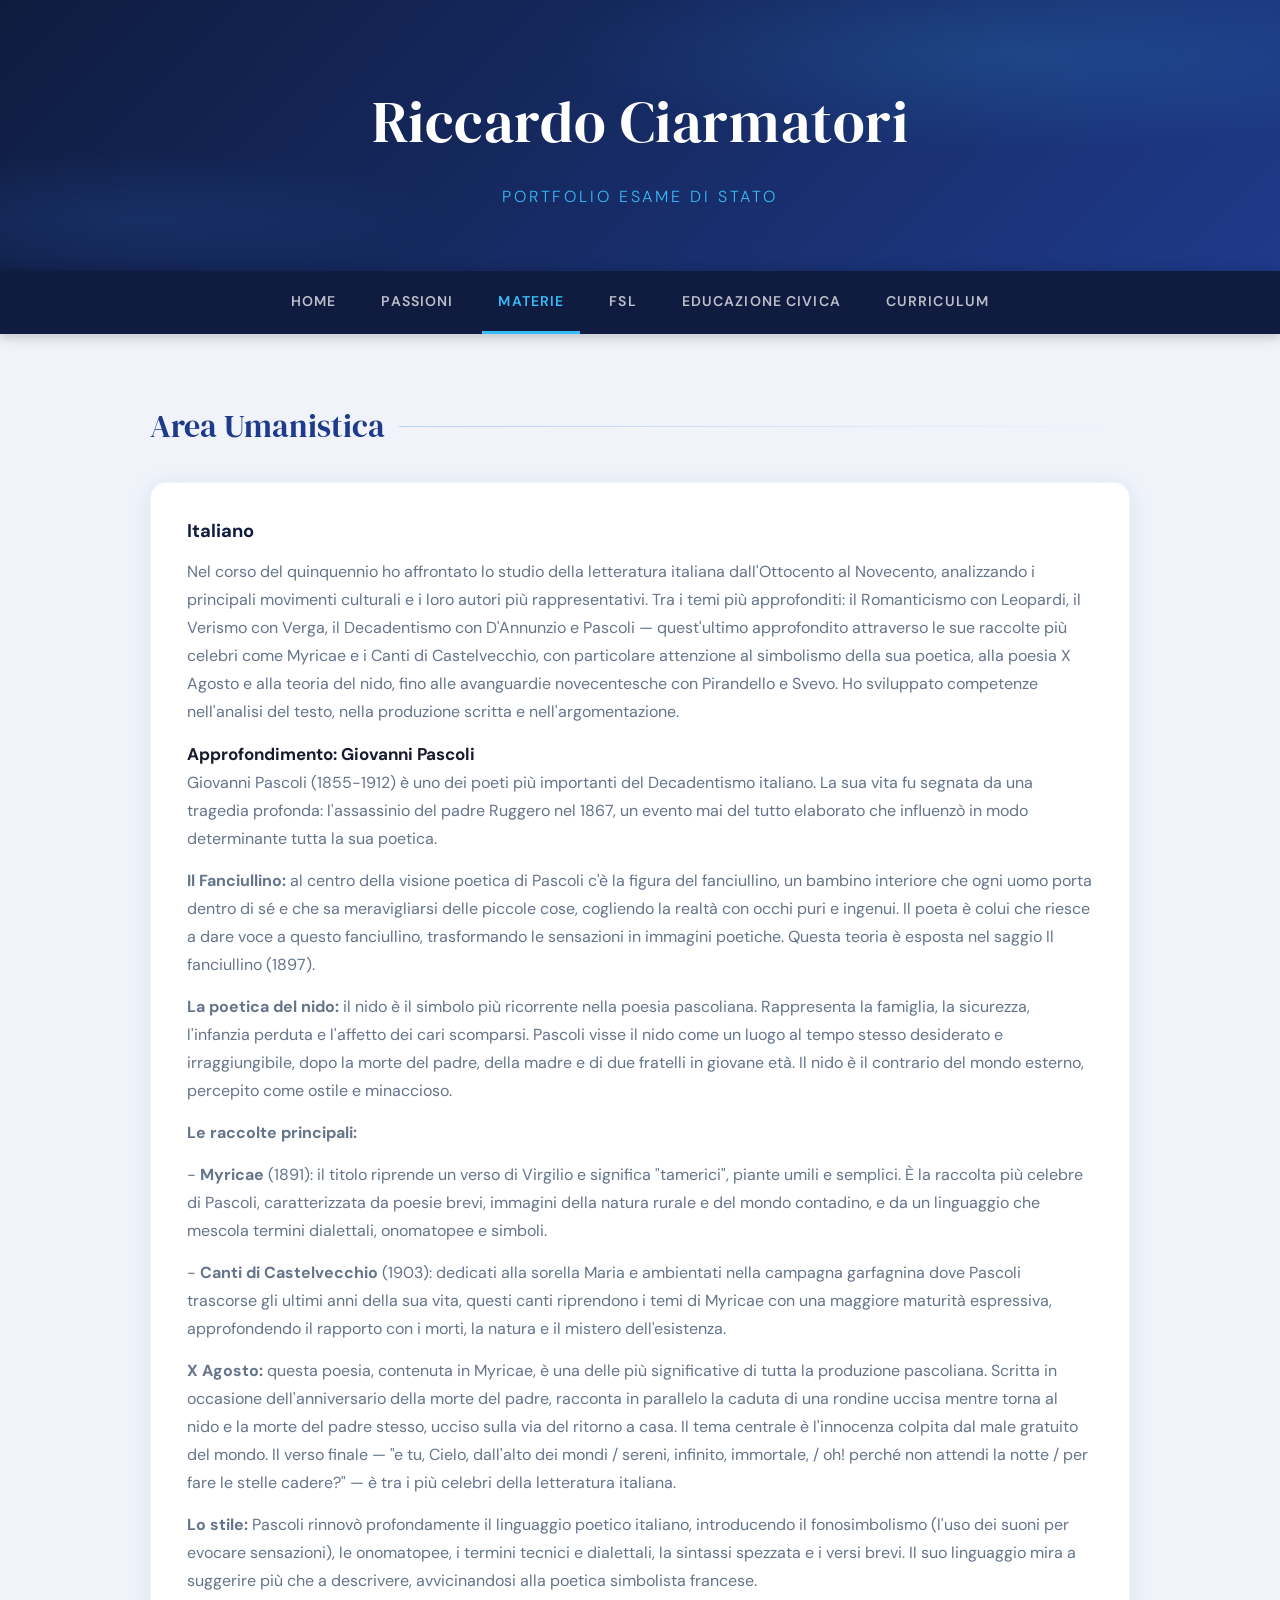
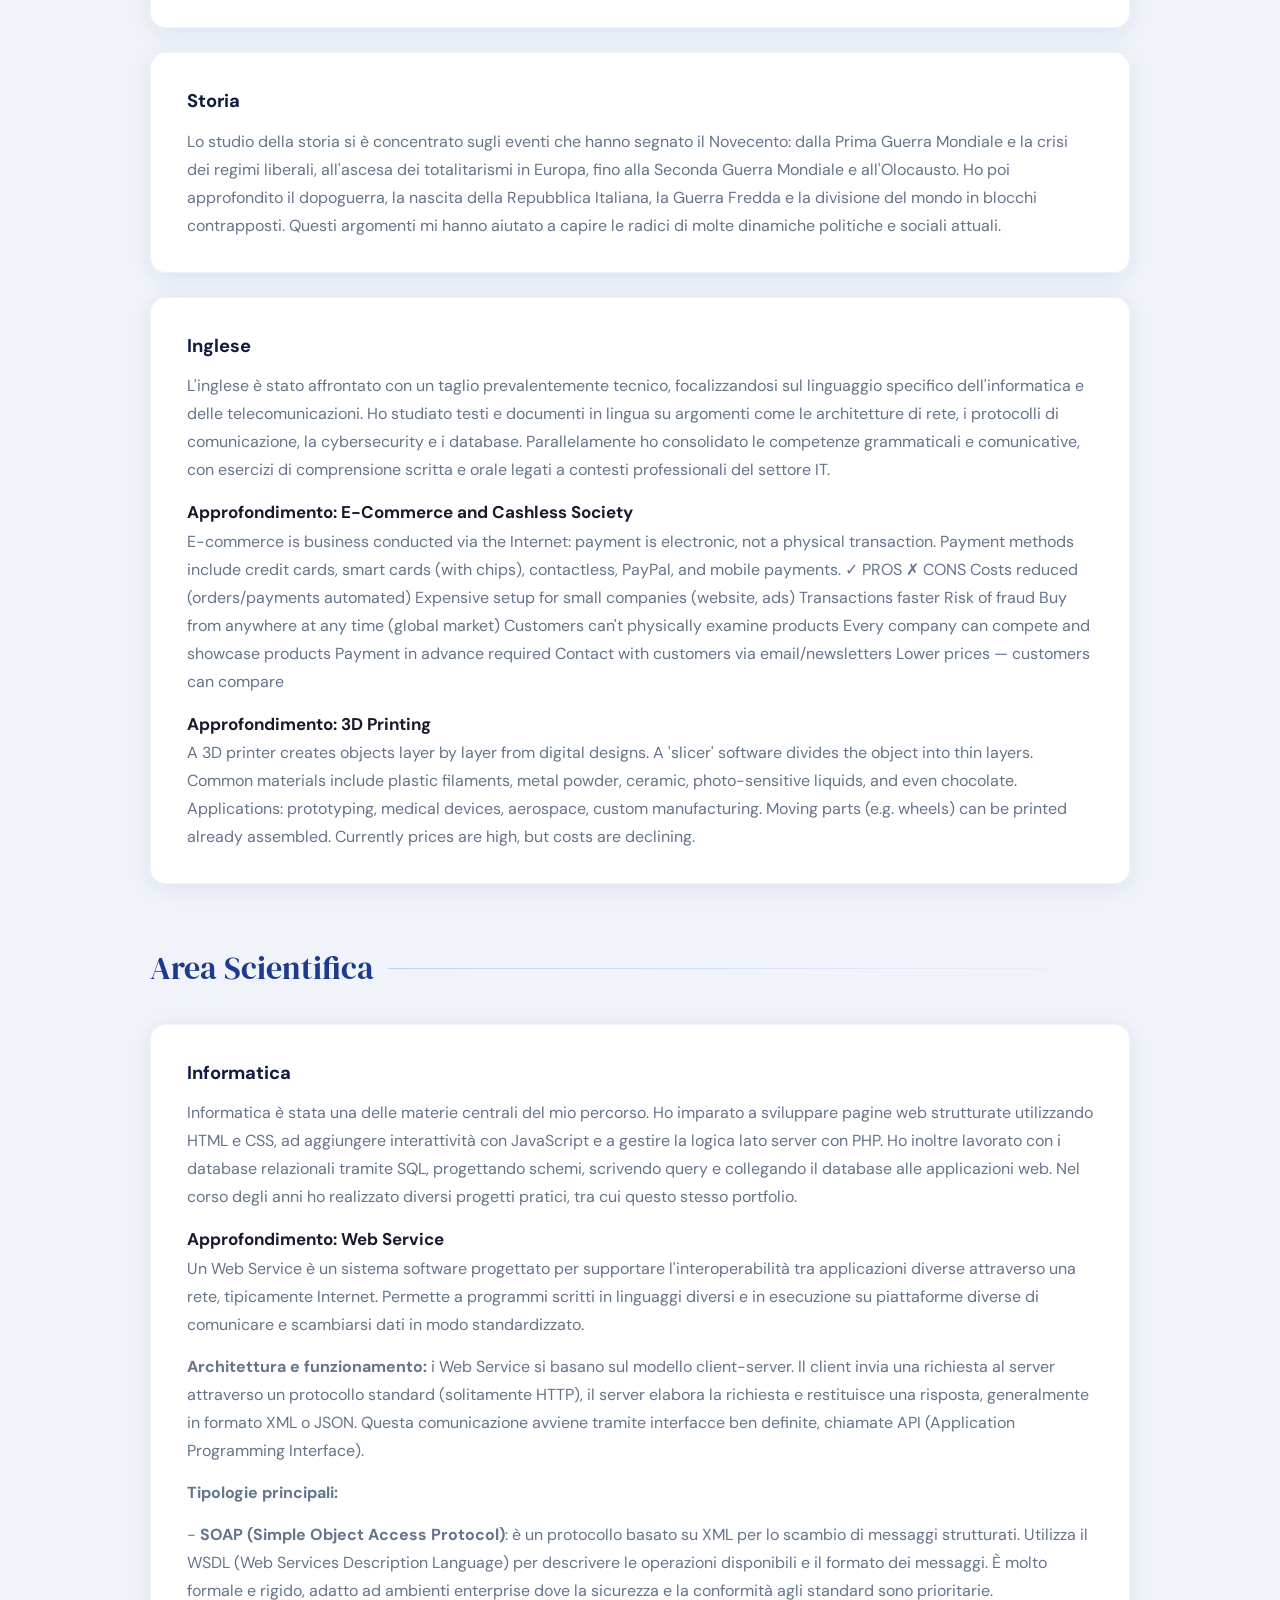
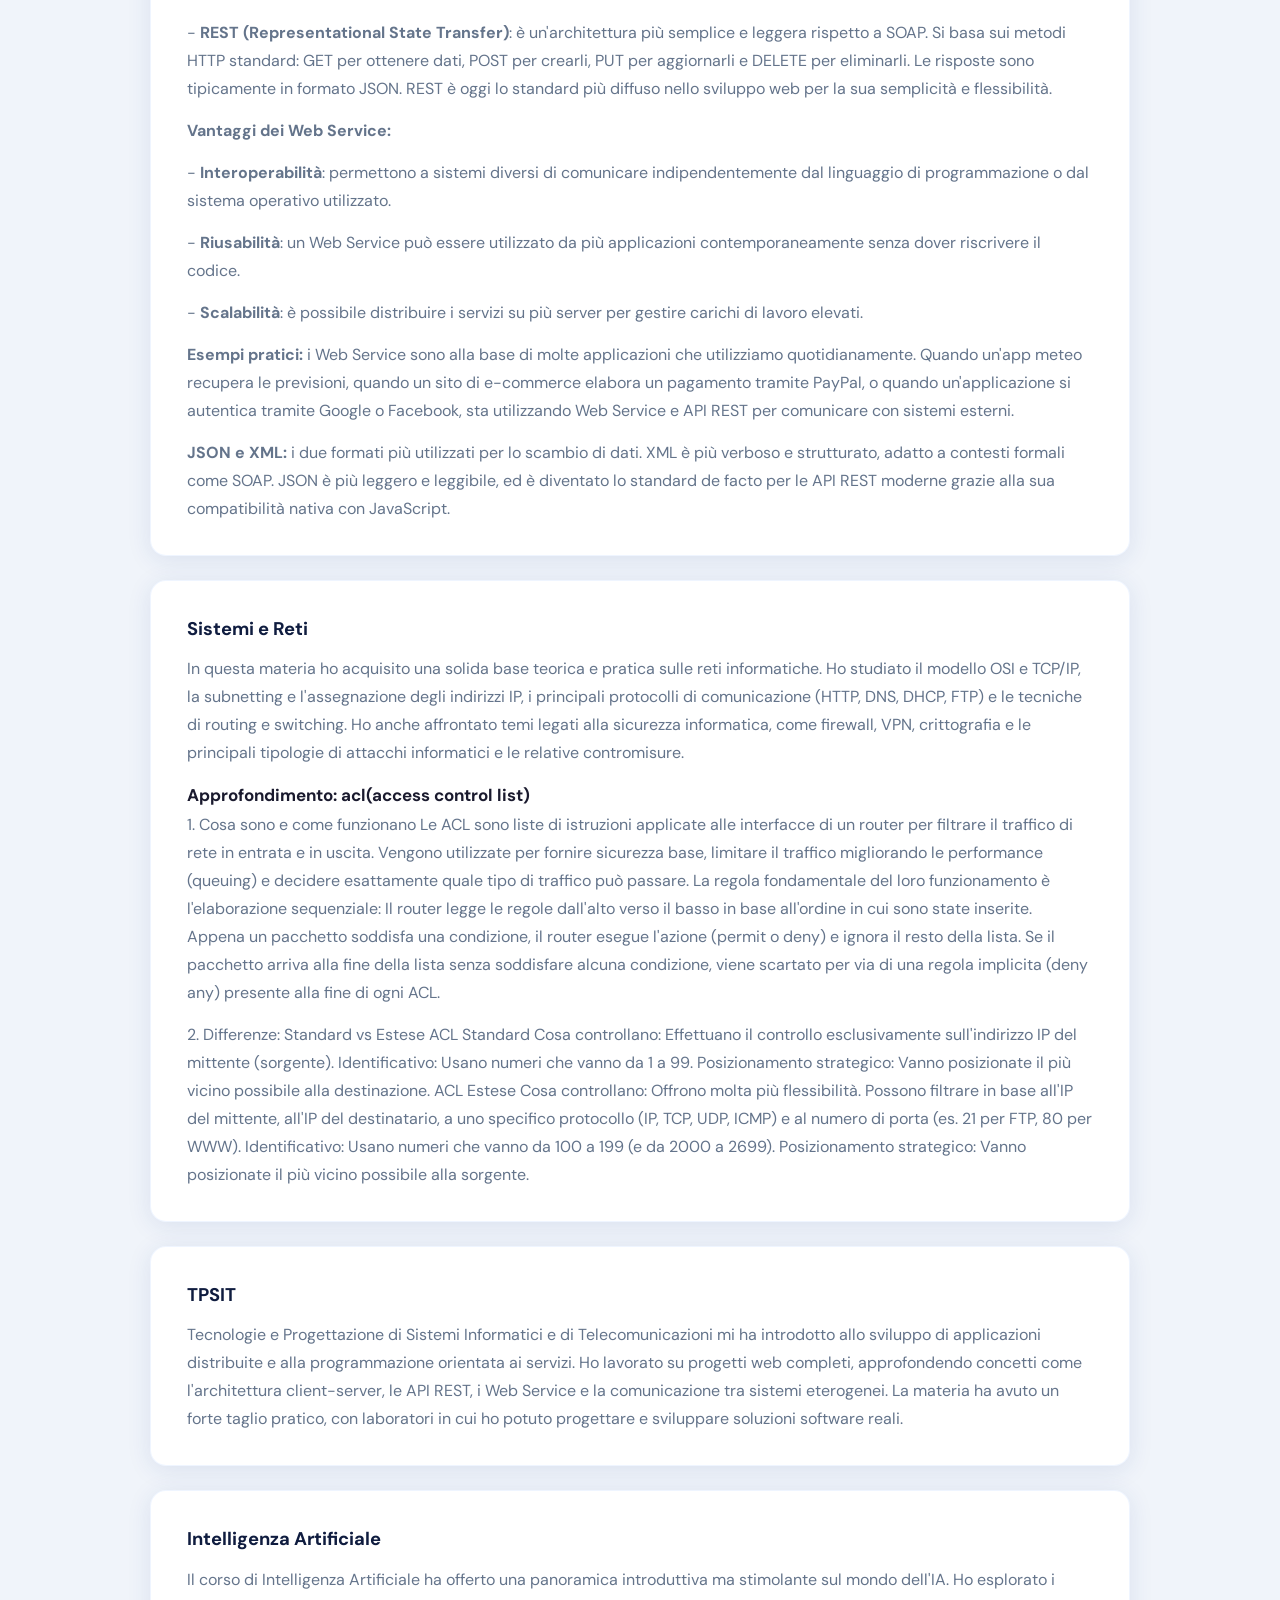
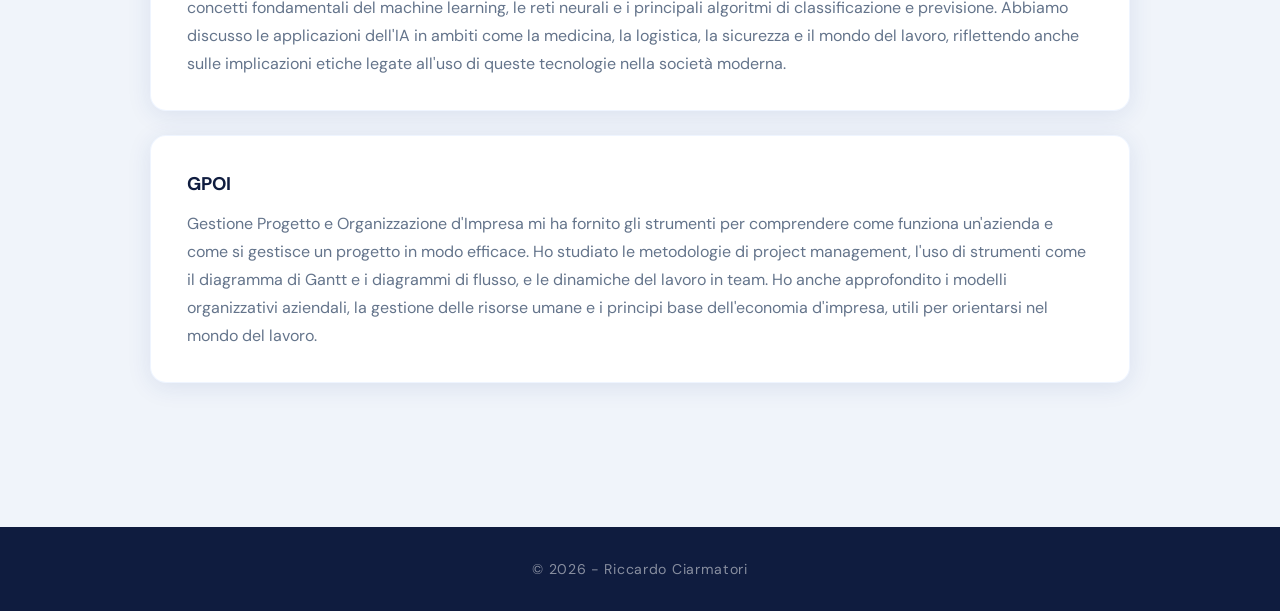
<file: materie.html>
<!DOCTYPE html>
<html lang="it">
<head>
    <meta charset="UTF-8">
    <meta name="viewport" content="width=device-width, initial-scale=1.0">
    <title>Materie</title>
    <link rel="stylesheet" href="style.css">
</head>
<body>

<header>
    <h1>Riccardo Ciarmatori</h1>
    <p>Portfolio Esame di Stato</p>
</header>

<nav>
<a href="index.html">Home</a>
<a href="passioni.html">Passioni</a>
<a class="active" href="materie.html">Materie</a>
<a href="fsl.html">FSL</a>
<a href="educazione-civica.html">Educazione Civica</a>
<a href="curriculum.html">Curriculum</a>
</nav>

<div class="container">

<h2>Area Umanistica</h2>

<div class="card">
<h3>Italiano</h3>
<p>Nel corso del quinquennio ho affrontato lo studio della letteratura italiana dall'Ottocento al Novecento, analizzando i principali movimenti culturali e i loro autori più rappresentativi. Tra i temi più approfonditi: il Romanticismo con Leopardi, il Verismo con Verga, il Decadentismo con D'Annunzio e Pascoli — quest'ultimo approfondito attraverso le sue raccolte più celebri come Myricae e i Canti di Castelvecchio, con particolare attenzione al simbolismo della sua poetica, alla poesia X Agosto e alla teoria del nido, fino alle avanguardie novecentesche con Pirandello e Svevo. Ho sviluppato competenze nell'analisi del testo, nella produzione scritta e nell'argomentazione.</p>

<h4>Approfondimento: Giovanni Pascoli</h4>

<p>
Giovanni Pascoli (1855-1912) è uno dei poeti più importanti del Decadentismo italiano.
La sua vita fu segnata da una tragedia profonda: l'assassinio del padre Ruggero nel 1867,
un evento mai del tutto elaborato che influenzò in modo determinante tutta la sua poetica.
</p>

<p>
<strong>Il Fanciullino:</strong> al centro della visione poetica di Pascoli c'è la figura del fanciullino,
un bambino interiore che ogni uomo porta dentro di sé e che sa meravigliarsi delle piccole cose,
cogliendo la realtà con occhi puri e ingenui. Il poeta è colui che riesce a dare voce a questo fanciullino,
trasformando le sensazioni in immagini poetiche. Questa teoria è esposta nel saggio Il fanciullino (1897).
</p>

<p>
<strong>La poetica del nido:</strong> il nido è il simbolo più ricorrente nella poesia pascoliana.
Rappresenta la famiglia, la sicurezza, l'infanzia perduta e l'affetto dei cari scomparsi.
Pascoli visse il nido come un luogo al tempo stesso desiderato e irraggiungibile,
dopo la morte del padre, della madre e di due fratelli in giovane età.
Il nido è il contrario del mondo esterno, percepito come ostile e minaccioso.
</p>

<p>
<strong>Le raccolte principali:</strong>
</p>
<p>
- <strong>Myricae</strong> (1891): il titolo riprende un verso di Virgilio e significa "tamerici",
piante umili e semplici. È la raccolta più celebre di Pascoli,
caratterizzata da poesie brevi, immagini della natura rurale e del mondo contadino,
e da un linguaggio che mescola termini dialettali, onomatopee e simboli.
</p>
<p>
- <strong>Canti di Castelvecchio</strong> (1903): dedicati alla sorella Maria e ambientati
nella campagna garfagnina dove Pascoli trascorse gli ultimi anni della sua vita,
questi canti riprendono i temi di Myricae con una maggiore maturità espressiva,
approfondendo il rapporto con i morti, la natura e il mistero dell'esistenza.
</p>

<p>
<strong>X Agosto:</strong> questa poesia, contenuta in Myricae, è una delle più significative
di tutta la produzione pascoliana. Scritta in occasione dell'anniversario della morte del padre,
racconta in parallelo la caduta di una rondine uccisa mentre torna al nido
e la morte del padre stesso, ucciso sulla via del ritorno a casa.
Il tema centrale è l'innocenza colpita dal male gratuito del mondo.
Il verso finale — "e tu, Cielo, dall'alto dei mondi / sereni, infinito, immortale, / oh! perché
non attendi la notte / per fare le stelle cadere?" — è tra i più celebri della letteratura italiana.
</p>

<p>
<strong>Lo stile:</strong> Pascoli rinnovò profondamente il linguaggio poetico italiano,
introducendo il fonosimbolismo (l'uso dei suoni per evocare sensazioni),
le onomatopee, i termini tecnici e dialettali, la sintassi spezzata e i versi brevi.
Il suo linguaggio mira a suggerire più che a descrivere,
avvicinandosi alla poetica simbolista francese.
</p>
</div>

<div class="card">
<h3>Storia</h3>
<p>Lo studio della storia si è concentrato sugli eventi che hanno segnato il Novecento: dalla Prima Guerra Mondiale e la crisi dei regimi liberali, all'ascesa dei totalitarismi in Europa, fino alla Seconda Guerra Mondiale e all'Olocausto. Ho poi approfondito il dopoguerra, la nascita della Repubblica Italiana, la Guerra Fredda e la divisione del mondo in blocchi contrapposti. Questi argomenti mi hanno aiutato a capire le radici di molte dinamiche politiche e sociali attuali.</p>
</div>

<div class="card">
<h3>Inglese</h3>
<p>L'inglese è stato affrontato con un taglio prevalentemente tecnico, focalizzandosi sul linguaggio specifico dell'informatica e delle telecomunicazioni. Ho studiato testi e documenti in lingua su argomenti come le architetture di rete, i protocolli di comunicazione, la cybersecurity e i database. Parallelamente ho consolidato le competenze grammaticali e comunicative, con esercizi di comprensione scritta e orale legati a contesti professionali del settore IT.</p>

<h4>Approfondimento: E-Commerce and Cashless Society</h4>

<p>
E-commerce is business conducted via the Internet: payment is electronic, not a physical transaction. Payment methods include credit cards, smart cards (with chips), contactless, PayPal, and mobile payments.

✓ PROS	                                            ✗ CONS
Costs reduced (orders/payments automated)	        Expensive setup for small companies (website, ads)
Transactions faster	                                Risk of fraud
Buy from anywhere at any time (global market)	    Customers can't physically examine products
Every company can compete and showcase products	    Payment in advance required
Contact with customers via email/newsletters	
Lower prices — customers can compare
</p>
    
<h4>Approfondimento: 3D Printing</h4>

<p>
A 3D printer creates objects layer by layer from digital designs. 
A 'slicer' software divides the object into thin layers. 
Common materials include plastic filaments, metal powder, ceramic, photo-sensitive liquids, and even chocolate. 
Applications: prototyping, medical devices, aerospace, custom manufacturing. Moving parts (e.g. wheels) can be printed already assembled. 
Currently prices are high, but costs are declining.
</p>
</div>

<h2>Area Scientifica</h2>

<div class="card">
<h3>Informatica</h3>
<p>Informatica è stata una delle materie centrali del mio percorso. Ho imparato a sviluppare pagine web strutturate utilizzando HTML e CSS, ad aggiungere interattività con JavaScript e a gestire la logica lato server con PHP. Ho inoltre lavorato con i database relazionali tramite SQL, progettando schemi, scrivendo query e collegando il database alle applicazioni web. Nel corso degli anni ho realizzato diversi progetti pratici, tra cui questo stesso portfolio.</p>

<h4>Approfondimento: Web Service</h4>

<p>
Un Web Service è un sistema software progettato per supportare
l'interoperabilità tra applicazioni diverse attraverso una rete,
tipicamente Internet. Permette a programmi scritti in linguaggi diversi
e in esecuzione su piattaforme diverse di comunicare e scambiarsi dati
in modo standardizzato.
</p>

<p>
<strong>Architettura e funzionamento:</strong> i Web Service si basano
sul modello client-server. Il client invia una richiesta al server
attraverso un protocollo standard (solitamente HTTP),
il server elabora la richiesta e restituisce una risposta,
generalmente in formato XML o JSON.
Questa comunicazione avviene tramite interfacce ben definite,
chiamate API (Application Programming Interface).
</p>

<p>
<strong>Tipologie principali:</strong>
</p>
<p>
- <strong>SOAP (Simple Object Access Protocol)</strong>: è un protocollo
basato su XML per lo scambio di messaggi strutturati.
Utilizza il WSDL (Web Services Description Language) per descrivere
le operazioni disponibili e il formato dei messaggi.
È molto formale e rigido, adatto ad ambienti enterprise
dove la sicurezza e la conformità agli standard sono prioritarie.
</p>
<p>
- <strong>REST (Representational State Transfer)</strong>: è un'architettura
più semplice e leggera rispetto a SOAP.
Si basa sui metodi HTTP standard: GET per ottenere dati,
POST per crearli, PUT per aggiornarli e DELETE per eliminarli.
Le risposte sono tipicamente in formato JSON.
REST è oggi lo standard più diffuso nello sviluppo web
per la sua semplicità e flessibilità.
</p>

<p>
<strong>Vantaggi dei Web Service:</strong>
</p>
<p>
- <strong>Interoperabilità</strong>: permettono a sistemi diversi
di comunicare indipendentemente dal linguaggio di programmazione
o dal sistema operativo utilizzato.
</p>
<p>
- <strong>Riusabilità</strong>: un Web Service può essere utilizzato
da più applicazioni contemporaneamente senza dover riscrivere il codice.
</p>
<p>
- <strong>Scalabilità</strong>: è possibile distribuire i servizi
su più server per gestire carichi di lavoro elevati.
</p>

<p>
<strong>Esempi pratici:</strong> i Web Service sono alla base
di molte applicazioni che utilizziamo quotidianamente.
Quando un'app meteo recupera le previsioni, quando un sito di e-commerce
elabora un pagamento tramite PayPal, o quando un'applicazione
si autentica tramite Google o Facebook, sta utilizzando Web Service
e API REST per comunicare con sistemi esterni.
</p>

<p>
<strong>JSON e XML:</strong> i due formati più utilizzati per lo scambio di dati.
XML è più verboso e strutturato, adatto a contesti formali come SOAP.
JSON è più leggero e leggibile, ed è diventato lo standard de facto
per le API REST moderne grazie alla sua compatibilità nativa con JavaScript.
</p>
</div>

<div class="card">
<h3>Sistemi e Reti</h3>
<p>In questa materia ho acquisito una solida base teorica e pratica sulle reti informatiche. Ho studiato il modello OSI e TCP/IP, la subnetting e l'assegnazione degli indirizzi IP, i principali protocolli di comunicazione (HTTP, DNS, DHCP, FTP) e le tecniche di routing e switching. Ho anche affrontato temi legati alla sicurezza informatica, come firewall, VPN, crittografia e le principali tipologie di attacchi informatici e le relative contromisure.</p>

<h4>Approfondimento: acl(access control list)</h4>

<p>
1. Cosa sono e come funzionano
Le ACL sono liste di istruzioni applicate alle interfacce di un router per filtrare il traffico di rete in entrata e in uscita. Vengono utilizzate per fornire sicurezza base, limitare il traffico migliorando le performance (queuing) e decidere esattamente quale tipo di traffico può passare.
La regola fondamentale del loro funzionamento è l'elaborazione sequenziale:
Il router legge le regole dall'alto verso il basso in base all'ordine in cui sono state inserite.
Appena un pacchetto soddisfa una condizione, il router esegue l'azione (permit o deny) e ignora il resto della lista.
Se il pacchetto arriva alla fine della lista senza soddisfare alcuna condizione, viene scartato per via di una regola implicita (deny any) presente alla fine di ogni ACL.
</p>

<p>
2. Differenze: Standard vs Estese

ACL Standard
Cosa controllano: Effettuano il controllo esclusivamente sull'indirizzo IP del mittente (sorgente).
Identificativo: Usano numeri che vanno da 1 a 99.
Posizionamento strategico: Vanno posizionate il più vicino possibile alla destinazione.
ACL Estese
Cosa controllano: Offrono molta più flessibilità. Possono filtrare in base all'IP del mittente, all'IP del destinatario, a uno specifico protocollo (IP, TCP, UDP, ICMP) e al numero di porta (es. 21 per FTP, 80 per WWW).
Identificativo: Usano numeri che vanno da 100 a 199 (e da 2000 a 2699).
Posizionamento strategico: Vanno posizionate il più vicino possibile alla sorgente.
</p>
</div>

<div class="card">
<h3>TPSIT</h3>
<p>Tecnologie e Progettazione di Sistemi Informatici e di Telecomunicazioni mi ha introdotto allo sviluppo di applicazioni distribuite e alla programmazione orientata ai servizi. Ho lavorato su progetti web completi, approfondendo concetti come l'architettura client-server, le API REST, i Web Service e la comunicazione tra sistemi eterogenei. La materia ha avuto un forte taglio pratico, con laboratori in cui ho potuto progettare e sviluppare soluzioni software reali.</p>
</div>

<div class="card">
<h3>Intelligenza Artificiale</h3>
<p>Il corso di Intelligenza Artificiale ha offerto una panoramica introduttiva ma stimolante sul mondo dell'IA. Ho esplorato i concetti fondamentali del machine learning, le reti neurali e i principali algoritmi di classificazione e previsione. Abbiamo discusso le applicazioni dell'IA in ambiti come la medicina, la logistica, la sicurezza e il mondo del lavoro, riflettendo anche sulle implicazioni etiche legate all'uso di queste tecnologie nella società moderna.</p>
</div>

<div class="card">
<h3>GPOI</h3>
<p>Gestione Progetto e Organizzazione d'Impresa mi ha fornito gli strumenti per comprendere come funziona un'azienda e come si gestisce un progetto in modo efficace. Ho studiato le metodologie di project management, l'uso di strumenti come il diagramma di Gantt e i diagrammi di flusso, e le dinamiche del lavoro in team. Ho anche approfondito i modelli organizzativi aziendali, la gestione delle risorse umane e i principi base dell'economia d'impresa, utili per orientarsi nel mondo del lavoro.</p>
</div>

</div>

<footer>
    <p>© 2026 - Riccardo Ciarmatori</p>
</footer>

</body>
</html>
</file>
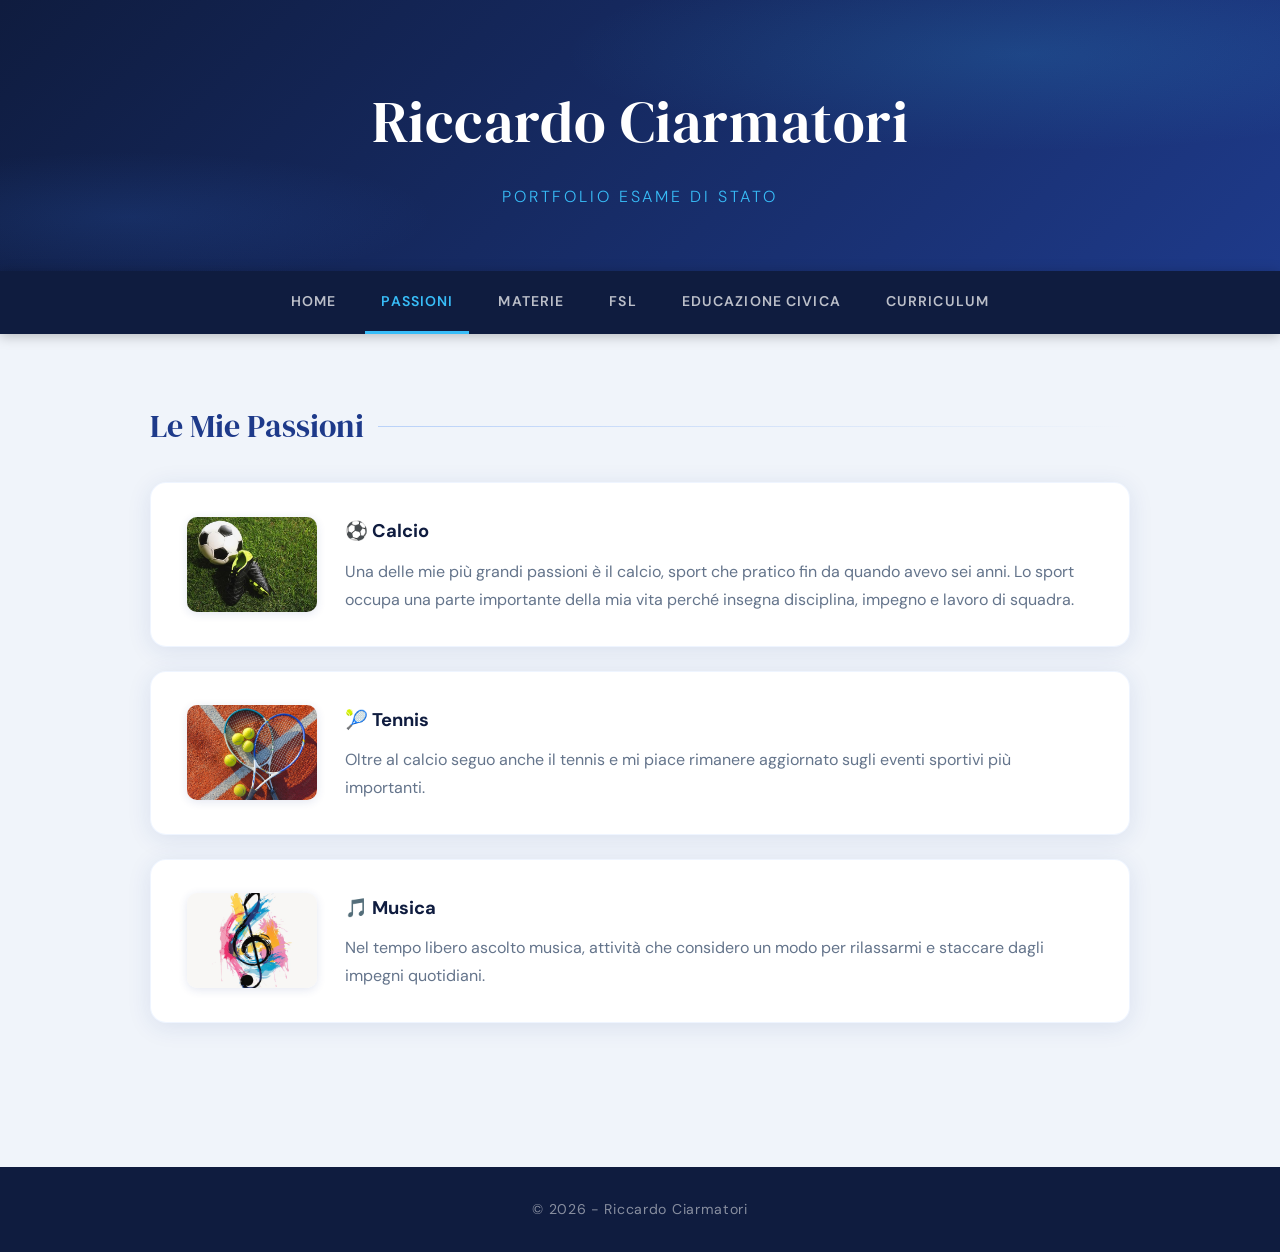
<file: passioni.html>
<!DOCTYPE html>
<html lang="it">
<head>
    <meta charset="UTF-8">
    <meta name="viewport" content="width=device-width, initial-scale=1.0">
    <title>Passioni</title>
    <link rel="stylesheet" href="style.css">
</head>
<body>

<header>
    <h1>Riccardo Ciarmatori</h1>
    <p>Portfolio Esame di Stato</p>
</header>

<nav>
<a href="index.html">Home</a>
<a class="active" href="passioni.html">Passioni</a>
<a href="materie.html">Materie</a>
<a href="fsl.html">FSL</a>
<a href="educazione-civica.html">Educazione Civica</a>
<a href="curriculum.html">Curriculum</a>
</nav>

<div class="container">

<h2>Le Mie Passioni</h2>

<div class="card card-materia">
<img src="calcio.jpg" alt="Calcio" class="img-materia">
<div>
<h3>⚽ Calcio</h3>
<p>Una delle mie più grandi passioni è il calcio, sport che pratico fin da quando avevo sei anni. Lo sport occupa una parte importante della mia vita perché insegna disciplina, impegno e lavoro di squadra.</p>
</div>
</div>

<div class="card card-materia">
<img src="tennis.jpg" alt="Tennis" class="img-materia">
<div>
<h3>🎾 Tennis</h3>
<p>Oltre al calcio seguo anche il tennis e mi piace rimanere aggiornato sugli eventi sportivi più importanti.</p>
</div>
</div>

<div class="card card-materia">
<img src="musica.jpg" alt="Musica" class="img-materia">
<div>
<h3>🎵 Musica</h3>
<p>Nel tempo libero ascolto musica, attività che considero un modo per rilassarmi e staccare dagli impegni quotidiani.</p>
</div>
</div>

</div>

<footer>
    <p>© 2026 - Riccardo Ciarmatori</p>
</footer>

</body>
</html>
</file>
<file: style.css>
@import url('https://fonts.googleapis.com/css2?family=DM+Sans:ital,opsz,wght@0,9..40,300;0,9..40,400;0,9..40,600;0,9..40,700;1,9..40,300&family=DM+Serif+Display:ital@0;1&display=swap');

/* ── CSS Variables ── */
:root {
    --blue-dark:   #0f1c3f;
    --blue-mid:    #1e3a8a;
    --blue-light:  #3b82f6;
    --cyan:        #38bdf8;
    --text:        #1a1a2e;
    --text-muted:  #64748b;
    --bg:          #f0f4fa;
    --bg-card:     #ffffff;
    --shadow:      0 4px 24px rgba(30,58,138,0.10);
    --shadow-hover:0 12px 40px rgba(30,58,138,0.18);
    --radius:      16px;
}

/* ── Reset ── */
*, *::before, *::after {
    margin: 0;
    padding: 0;
    box-sizing: border-box;
}

/* ── Body ── */
body {
    font-family: 'DM Sans', sans-serif;
    background-color: var(--bg);
    color: var(--text);
    line-height: 1.75;
    font-size: 17px;
    min-height: 100vh;
}

/* ── Header ── */
header {
    background: linear-gradient(135deg, var(--blue-dark) 0%, var(--blue-mid) 100%);
    color: white;
    text-align: center;
    padding: 72px 20px 60px;
    position: relative;
    overflow: hidden;
}

header::before {
    content: '';
    position: absolute;
    inset: 0;
    background:
        radial-gradient(ellipse 60% 60% at 80% 20%, rgba(56,189,248,0.15) 0%, transparent 60%),
        radial-gradient(ellipse 40% 40% at 10% 80%, rgba(59,130,246,0.12) 0%, transparent 60%);
    pointer-events: none;
}

header h1 {
    font-family: 'DM Serif Display', serif;
    font-size: clamp(2.2rem, 5vw, 3.6rem);
    font-weight: 400;
    letter-spacing: 0.01em;
    position: relative;
}

header p {
    font-size: 1rem;
    letter-spacing: 0.18em;
    text-transform: uppercase;
    color: var(--cyan);
    margin-top: 10px;
    font-weight: 300;
    position: relative;
}

/* ── Nav ── */
nav {
    background: var(--blue-dark);
    padding: 0 20px;
    text-align: center;
    position: sticky;
    top: 0;
    z-index: 100;
    box-shadow: 0 2px 12px rgba(0,0,0,0.25);
}

nav a {
    display: inline-block;
    color: rgba(255,255,255,0.72);
    text-decoration: none;
    margin: 0 4px;
    padding: 18px 16px;
    font-size: 0.88rem;
    font-weight: 600;
    letter-spacing: 0.08em;
    text-transform: uppercase;
    transition: color 0.2s, border-color 0.2s;
    border-bottom: 3px solid transparent;
}

nav a:hover {
    color: var(--cyan);
}

nav a.active {
    color: var(--cyan);
    border-bottom-color: var(--cyan);
}

/* ── Container ── */
.container {
    width: min(980px, 90%);
    margin: 0 auto;
    padding: 64px 0 80px;
}

/* ── Section Titles ── */
h2 {
    font-family: 'DM Serif Display', serif;
    font-size: 2rem;
    font-weight: 400;
    color: var(--blue-mid);
    margin-bottom: 28px;
    margin-top: 56px;
    display: flex;
    align-items: center;
    gap: 14px;
}

h2:first-child {
    margin-top: 0;
}

h2::after {
    content: '';
    flex: 1;
    height: 1px;
    background: linear-gradient(to right, var(--blue-light), transparent);
    opacity: 0.3;
}

h3 {
    font-size: 1.15rem;
    font-weight: 700;
    color: var(--blue-dark);
    margin-bottom: 10px;
}

/* ── Cards ── */
.card {
    background: var(--bg-card);
    padding: 32px 36px;
    margin-bottom: 24px;
    border-radius: var(--radius);
    box-shadow: var(--shadow);
    border: 1px solid rgba(59,130,246,0.08);
    transition: transform 0.25s ease, box-shadow 0.25s ease;
    animation: fadeUp 0.5s ease both;
}

.card:hover {
    transform: translateY(-4px);
    box-shadow: var(--shadow-hover);
}

@keyframes fadeUp {
    from { opacity: 0; transform: translateY(18px); }
    to   { opacity: 1; transform: translateY(0); }
}

.card p {
    color: var(--text-muted);
    font-size: 1rem;
    margin-bottom: 14px;
}

.card p:last-child { margin-bottom: 0; }

/* Stagger */
.card:nth-child(1) { animation-delay: 0.05s; }
.card:nth-child(2) { animation-delay: 0.10s; }
.card:nth-child(3) { animation-delay: 0.15s; }
.card:nth-child(4) { animation-delay: 0.20s; }
.card:nth-child(5) { animation-delay: 0.25s; }
.card:nth-child(6) { animation-delay: 0.30s; }
.card:nth-child(7) { animation-delay: 0.35s; }
.card:nth-child(8) { animation-delay: 0.40s; }

/* ── Card con immagine affiancata (passioni) ── */
.card-materia {
    display: flex;
    align-items: center;
    gap: 28px;
}

.img-materia {
    width: 130px;
    height: 95px;
    object-fit: cover;
    border-radius: 10px;
    flex-shrink: 0;
    box-shadow: 0 2px 10px rgba(30,58,138,0.12);
}

.img-materia-logo {
    object-fit: contain;
    background: #f1f5f9;
    padding: 8px;
}

/* ── Profilo Home ── */
.card-profilo {
    display: flex;
    align-items: center;
    gap: 28px;
    padding: 32px 36px;
    margin-bottom: 24px;
}

.foto-profilo {
    width: 150px;
    height: 150px;
    object-fit: cover;
    object-position: top center;
    border-radius: 50%;
    border: 4px solid var(--blue-light);
    box-shadow: 0 0 0 6px rgba(59,130,246,0.12);
    flex-shrink: 0;
}

.profilo-info {
    display: flex;
    flex-direction: column;
    gap: 6px;
}

.profilo-nome {
    font-family: 'DM Serif Display', serif;
    font-size: 1.5rem !important;
    color: var(--blue-dark) !important;
    font-weight: 400;
    margin: 0 !important;
}

.profilo-sub {
    font-size: 0.92rem !important;
    color: var(--text-muted) !important;
    margin: 0 !important;
}

/* ── Footer ── */
footer {
    background: var(--blue-dark);
    color: rgba(255,255,255,0.5);
    text-align: center;
    padding: 30px 20px;
    font-size: 0.88rem;
    letter-spacing: 0.05em;
    margin-top: 40px;
}

/* ── Responsive ── */
@media (max-width: 640px) {
    body { font-size: 16px; }

    nav a {
        padding: 13px 8px;
        font-size: 0.72rem;
        margin: 0 1px;
        letter-spacing: 0.04em;
    }

    .card {
        padding: 24px 20px;
    }

    .card-materia,
    .card-profilo {
        flex-direction: column;
        align-items: center;
        text-align: center;
    }

    .img-materia {
        width: 100%;
        height: 180px;
    }

    .foto-profilo {
        width: 110px;
        height: 110px;
    }

    .profilo-info {
        align-items: center;
    }
}
</file>
